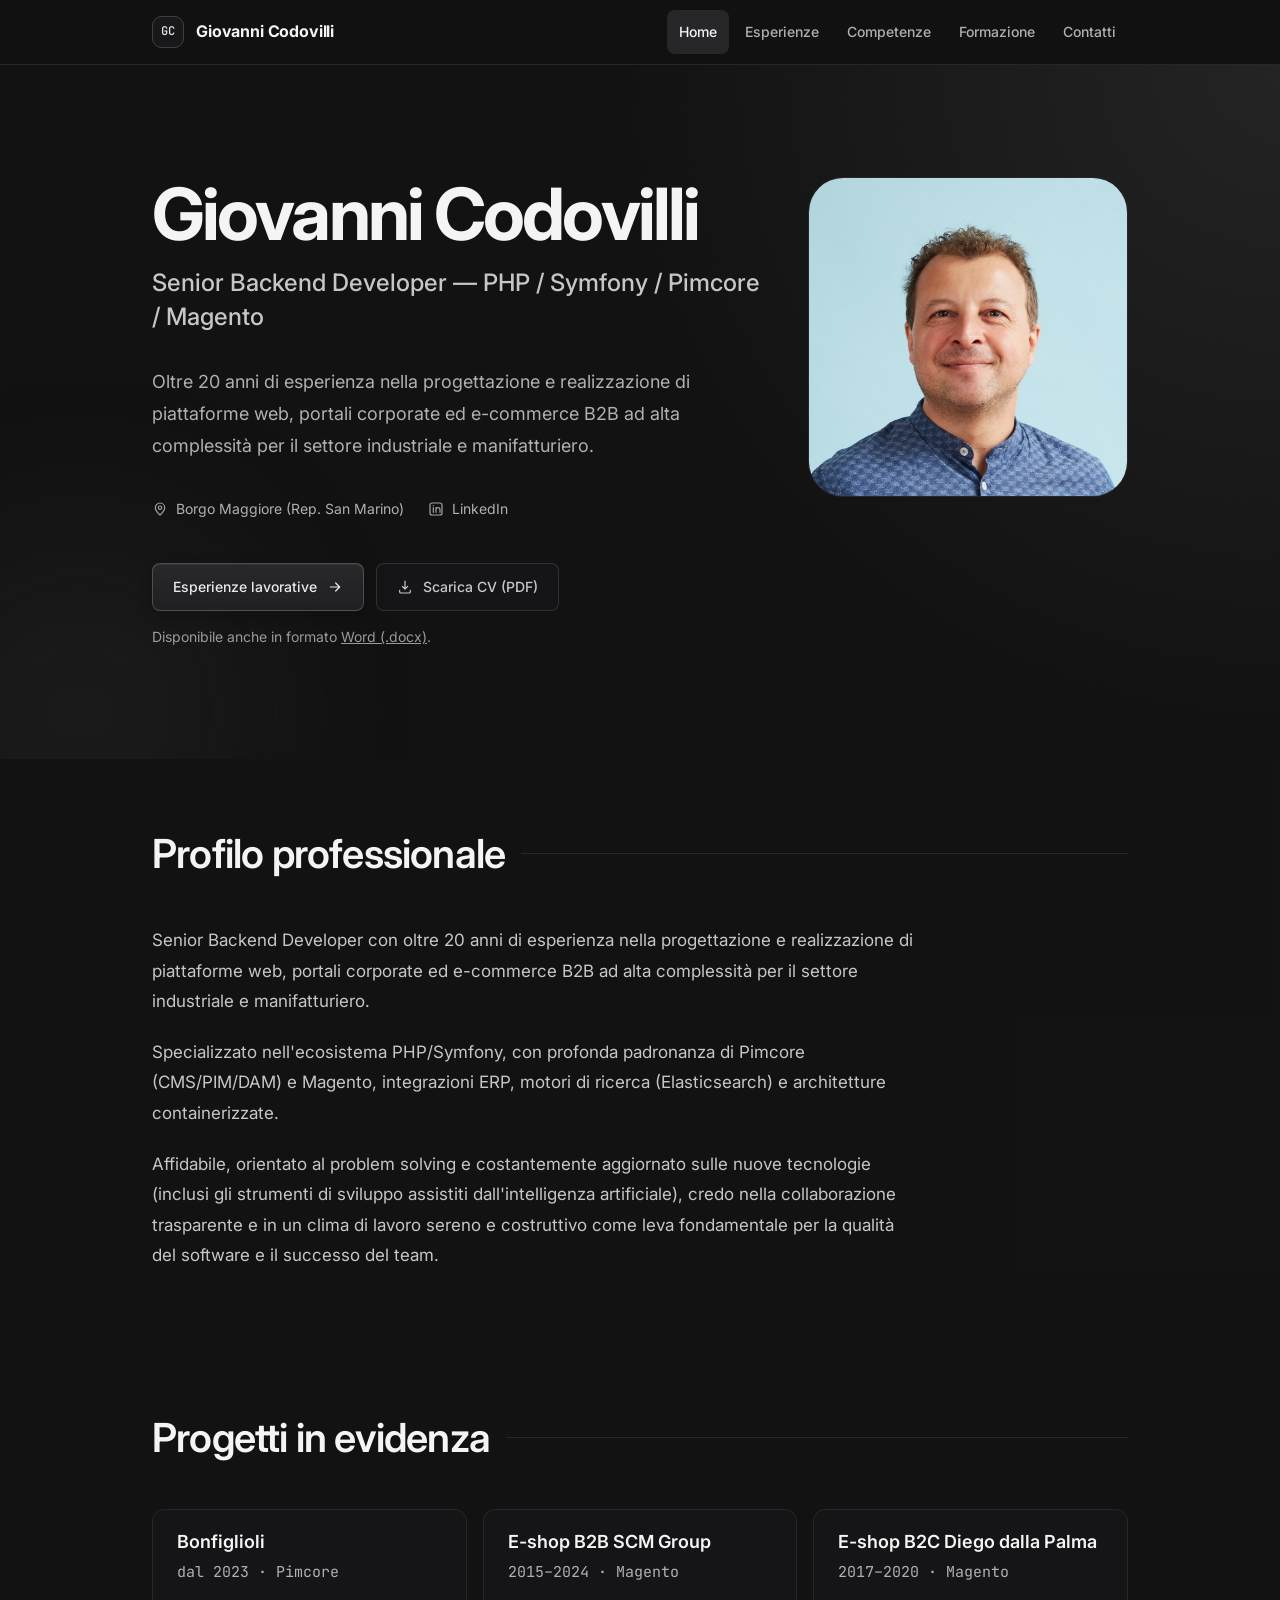
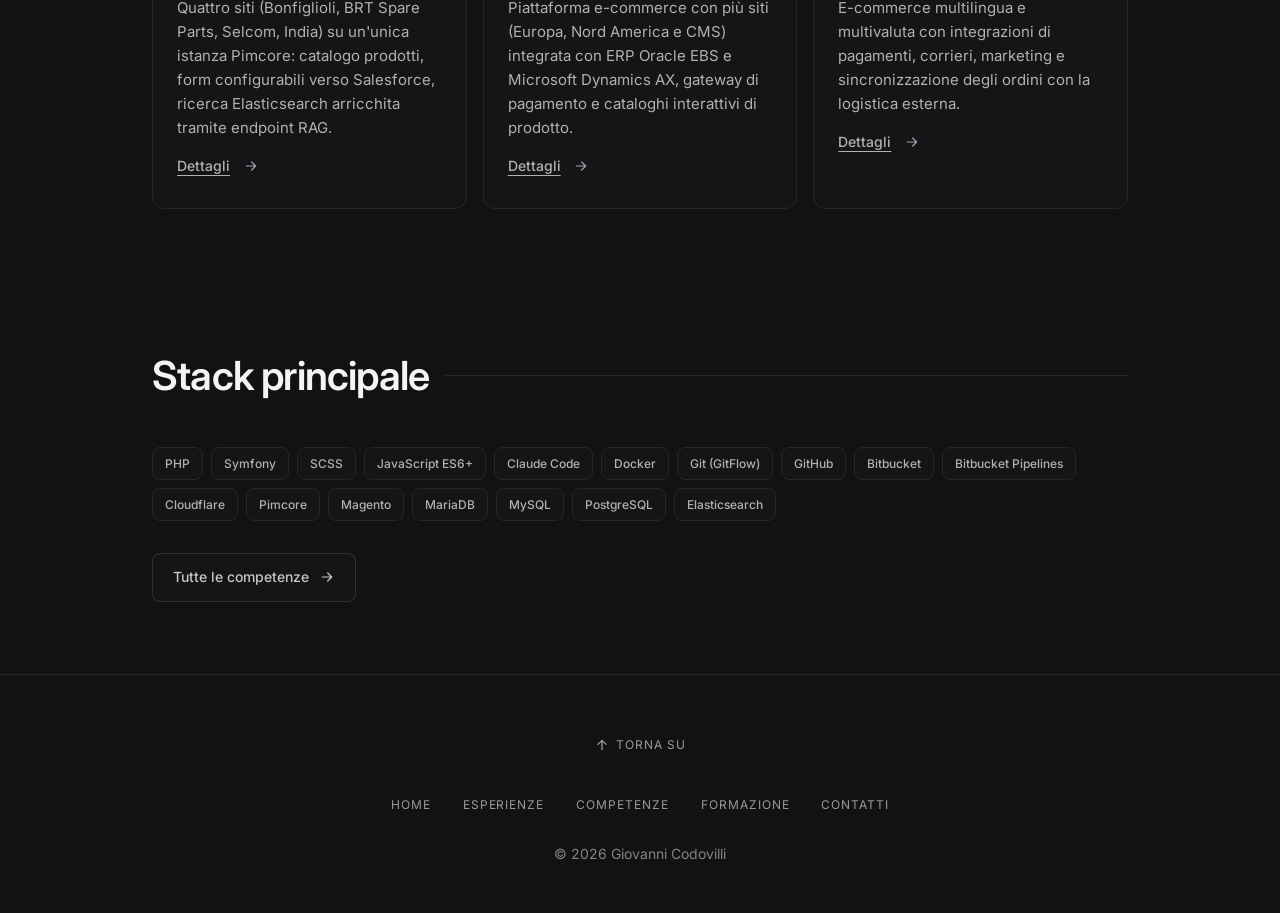
<file: index.html>
<!doctype html>
<html lang="it">
<head>
    <meta charset="utf-8">
    <meta name="viewport" content="width=device-width, initial-scale=1">
    <meta name="robots" content="noindex, nofollow">
    <title>Giovanni Codovilli — Senior Backend Developer</title>
    <meta name="description" content="Giovanni Codovilli, Senior Backend Developer PHP / Symfony / Pimcore / Magento con oltre 20 anni di esperienza in portali corporate ed e-commerce B2B.">
    <meta name="theme-color" content="#121212">
    <link rel="icon" href="img/favicon.svg" type="image/svg+xml">
    <link rel="preconnect" href="https://fonts.googleapis.com">
    <link rel="preconnect" href="https://fonts.gstatic.com" crossorigin>
    <link rel="stylesheet" href="https://fonts.googleapis.com/css2?family=Inter:wght@400;500;600;700&amp;family=JetBrains+Mono:wght@400;500&amp;display=swap">
    <link rel="stylesheet" href="css/style.css">
    <script src="js/main.js" defer></script>
</head>
<body id="top">
<a class="skip-link" href="#contenuto">Vai al contenuto</a>

<header class="site-header">
    <div class="container">
        <a class="brand" href="index.html"><span class="brand-mark" aria-hidden="true">GC</span>Giovanni Codovilli</a>
        <nav class="site-nav" aria-label="Navigazione principale">
            <ul>
                <li><a href="index.html" aria-current="page">Home</a></li>
                <li><a href="esperienze.html">Esperienze</a></li>
                <li><a href="competenze.html">Competenze</a></li>
                <li><a href="formazione.html">Formazione</a></li>
                <li><a href="contatti.html">Contatti</a></li>
            </ul>
        </nav>
    </div>
</header>

<main id="contenuto">
    <section class="hero" aria-labelledby="hero-name">
        <div class="container">
            <div>
                <h1 class="hero-name" id="hero-name">Giovanni Codovilli</h1>
                <p class="hero-headline">Senior Backend Developer — PHP / Symfony / Pimcore / Magento</p>

                <div class="hero-photo hero-photo--mobile mt-10">
                    <div class="photo-shell">
                        <img src="img/foto_Giovanni_Codovilli.jpg" width="600" height="600" alt="Foto di Giovanni Codovilli">
                    </div>
                </div>

                <p class="hero-summary mt-8">
                    Oltre 20 anni di esperienza nella progettazione e realizzazione di piattaforme web, portali corporate ed
                    e-commerce B2B ad alta complessità per il settore industriale e manifatturiero.
                </p>

                <ul class="hero-meta mt-6" aria-label="Contatti rapidi">
                    <li>
                        <svg class="icon" viewBox="0 0 24 24" fill="none" stroke="currentColor" stroke-width="1.8" stroke-linecap="round" stroke-linejoin="round" aria-hidden="true"><path d="M12 21s-7-6.2-7-11a7 7 0 0 1 14 0c0 4.8-7 11-7 11z"/><circle cx="12" cy="10" r="2.5"/></svg>
                        Borgo Maggiore (Rep. San Marino)
                    </li>
                    <li>
                        <a target="_blank" rel="noopener noreferrer" href="https://www.linkedin.com/in/giovanni-codovilli/">
                            <svg class="icon" viewBox="0 0 24 24" fill="none" stroke="currentColor" stroke-width="1.8" stroke-linecap="round" stroke-linejoin="round" aria-hidden="true"><rect x="3" y="3" width="18" height="18" rx="3"/><path d="M8 10v7M8 7v.01M12 17v-7M12 13a3 3 0 0 1 6 0v4"/></svg>
                            LinkedIn
                        </a>
                    </li>
                </ul>

                <div class="buttons mt-8">
                    <a class="button button--primary" href="esperienze.html">
                        Esperienze lavorative
                        <svg class="icon" viewBox="0 0 24 24" fill="none" stroke="currentColor" stroke-width="1.8" stroke-linecap="round" stroke-linejoin="round" aria-hidden="true"><path d="M5 12h14M13 6l6 6-6 6"/></svg>
                    </a>
                    <a class="button button--secondary" href="docs/CV_Giovanni_Codovilli.pdf" download>
                        <svg class="icon" viewBox="0 0 24 24" fill="none" stroke="currentColor" stroke-width="1.8" stroke-linecap="round" stroke-linejoin="round" aria-hidden="true"><path d="M12 3v12m0 0-4-4m4 4 4-4M4 17v2a2 2 0 0 0 2 2h12a2 2 0 0 0 2-2v-2"/></svg>
                        Scarica CV (PDF)
                    </a>
                </div>

                <p class="small-print mt-4">
                    Disponibile anche in formato <a href="docs/CV_Giovanni_Codovilli.docx" download>Word (.docx)</a>.
                </p>
            </div>

            <div class="hero-photo hero-photo--desktop">
                <div class="photo-shell">
                    <img src="img/foto_Giovanni_Codovilli.jpg" width="600" height="600" alt="Foto di Giovanni Codovilli">
                </div>
            </div>
        </div>
    </section>

    <section class="section section--alt" aria-labelledby="profilo">
        <div class="container">
            <div class="section-title"><h2 id="profilo">Profilo professionale</h2></div>
            <p class="lead">
                Senior Backend Developer con oltre 20 anni di esperienza nella progettazione e realizzazione di piattaforme web,
                portali corporate ed e-commerce B2B ad alta complessità per il settore industriale e manifatturiero.
            </p>
            <p class="lead">
                Specializzato nell'ecosistema PHP/Symfony, con profonda padronanza di Pimcore (CMS/PIM/DAM) e Magento,
                integrazioni ERP, motori di ricerca (Elasticsearch) e architetture containerizzate.
            </p>
            <p class="lead">
                Affidabile, orientato al problem solving e costantemente aggiornato sulle nuove tecnologie (inclusi gli strumenti
                di sviluppo assistiti dall'intelligenza artificiale), credo nella collaborazione trasparente e in un clima di lavoro
                sereno e costruttivo come leva fondamentale per la qualità del software e il successo del team.
            </p>
        </div>
    </section>

    <section class="section" aria-labelledby="progetti">
        <div class="container">
            <div class="section-title"><h2 id="progetti">Progetti in evidenza</h2></div>
            <div class="cards cards--3">
                <article class="card">
                    <h3>Bonfiglioli</h3>
                    <p class="date">dal 2023 · Pimcore</p>
                    <p>Quattro siti (Bonfiglioli, BRT Spare Parts, Selcom, India) su un'unica istanza Pimcore: catalogo prodotti,
                        form configurabili verso Salesforce, ricerca Elasticsearch arricchita tramite endpoint RAG.</p>
                    <a class="card-link" href="esperienze.html#progetto-bonfiglioli">Dettagli<span class="visually-hidden"> sul progetto Bonfiglioli</span>
                        <svg class="icon" viewBox="0 0 24 24" fill="none" stroke="currentColor" stroke-width="1.8" stroke-linecap="round" stroke-linejoin="round" aria-hidden="true"><path d="M5 12h14M13 6l6 6-6 6"/></svg></a>
                </article>
                <article class="card">
                    <h3>E-shop B2B SCM Group</h3>
                    <p class="date">2015–2024 · Magento</p>
                    <p>Piattaforma e-commerce con più siti (Europa, Nord America e CMS) integrata con ERP Oracle EBS e
                        Microsoft Dynamics AX, gateway di pagamento e cataloghi interattivi di prodotto.</p>
                    <a class="card-link" href="esperienze.html#progetto-scm">Dettagli<span class="visually-hidden"> sul progetto SCM Group</span>
                        <svg class="icon" viewBox="0 0 24 24" fill="none" stroke="currentColor" stroke-width="1.8" stroke-linecap="round" stroke-linejoin="round" aria-hidden="true"><path d="M5 12h14M13 6l6 6-6 6"/></svg></a>
                </article>
                <article class="card">
                    <h3>E-shop B2C Diego dalla Palma</h3>
                    <p class="date">2017–2020 · Magento</p>
                    <p>E-commerce multilingua e multivaluta con integrazioni di pagamenti, corrieri, marketing e
                        sincronizzazione degli ordini con la logistica esterna.</p>
                    <a class="card-link" href="esperienze.html#progetto-ddp">Dettagli<span class="visually-hidden"> sul progetto Diego dalla Palma</span>
                        <svg class="icon" viewBox="0 0 24 24" fill="none" stroke="currentColor" stroke-width="1.8" stroke-linecap="round" stroke-linejoin="round" aria-hidden="true"><path d="M5 12h14M13 6l6 6-6 6"/></svg></a>
                </article>
            </div>
        </div>
    </section>

    <section class="section section--alt" aria-labelledby="stack">
        <div class="container">
            <div class="section-title"><h2 id="stack">Stack principale</h2></div>
            <ul class="tags" aria-label="Tecnologie principali">
                <li class="tag">PHP</li>
                <li class="tag">Symfony</li>
                <li class="tag">SCSS</li>
                <li class="tag">JavaScript ES6+</li>
                <li class="tag">Claude Code</li>
                <li class="tag">Docker</li>
                <li class="tag">Git (GitFlow)</li>
                <li class="tag">GitHub</li>
                <li class="tag">Bitbucket</li>
                <li class="tag">Bitbucket Pipelines</li>
                <li class="tag">Cloudflare</li>
                <li class="tag">Pimcore</li>
                <li class="tag">Magento</li>
                <li class="tag">MariaDB</li>
                <li class="tag">MySQL</li>
                <li class="tag">PostgreSQL</li>
                <li class="tag">Elasticsearch</li>
            </ul>
            <div class="buttons mt-8">
                <a class="button button--secondary" href="competenze.html">
                    Tutte le competenze
                    <svg class="icon" viewBox="0 0 24 24" fill="none" stroke="currentColor" stroke-width="1.8" stroke-linecap="round" stroke-linejoin="round" aria-hidden="true"><path d="M5 12h14M13 6l6 6-6 6"/></svg>
                </a>
            </div>
        </div>
    </section>
</main>

<footer class="site-footer">
    <div class="container">
        <a class="back-to-top" href="#top">
            <svg class="icon" viewBox="0 0 24 24" fill="none" stroke="currentColor" stroke-width="1.8" stroke-linecap="round" stroke-linejoin="round" aria-hidden="true"><path d="M12 19V5M6 11l6-6 6 6"/></svg>
            Torna su
        </a>
        <nav class="footer-nav" aria-label="Navigazione nel piè di pagina">
            <ul>
                <li><a href="index.html">Home</a></li>
                <li><a href="esperienze.html">Esperienze</a></li>
                <li><a href="competenze.html">Competenze</a></li>
                <li><a href="formazione.html">Formazione</a></li>
                <li><a href="contatti.html">Contatti</a></li>
            </ul>
        </nav>
        <p class="copyright">© 2026 Giovanni Codovilli</p>
    </div>
</footer>

</body>
</html>
</file>
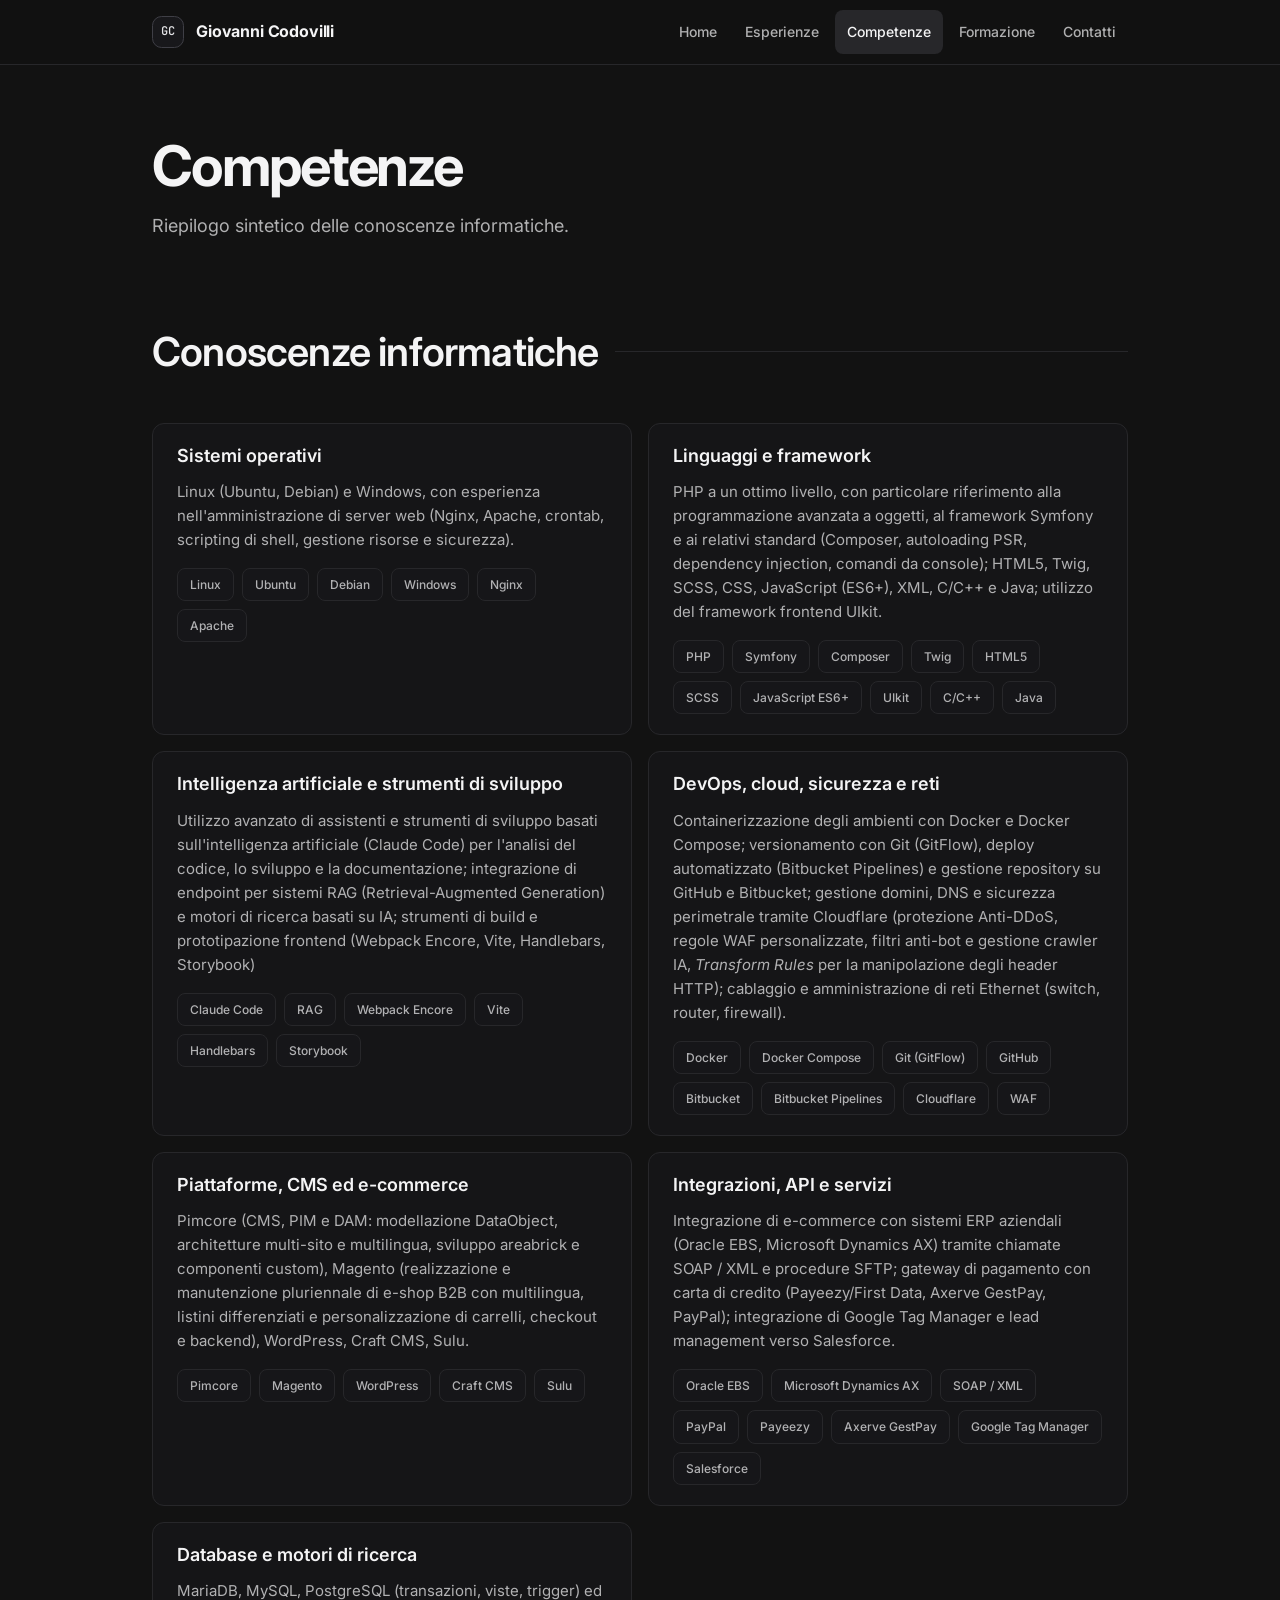
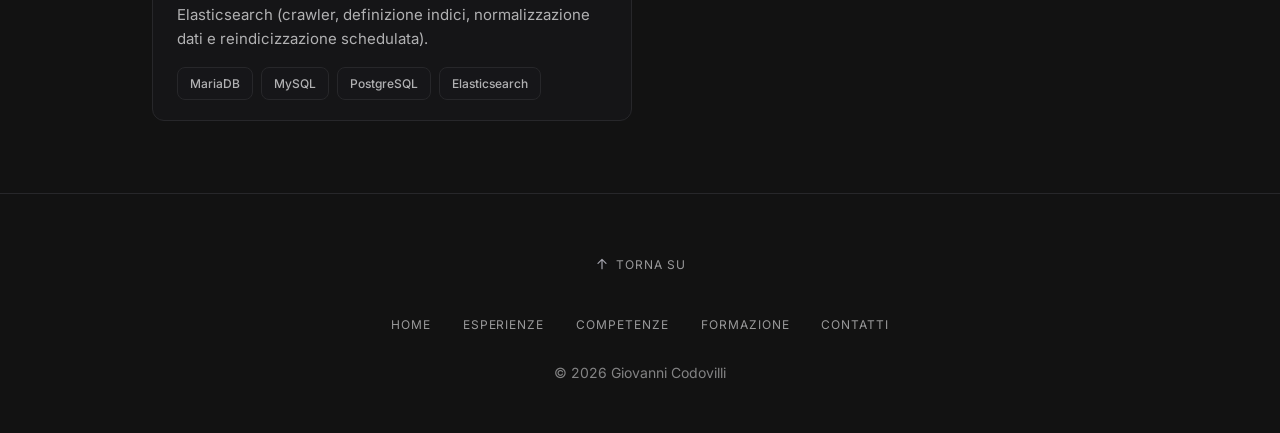
<file: competenze.html>
<!doctype html>
<html lang="it">
<head>
    <meta charset="utf-8">
    <meta name="viewport" content="width=device-width, initial-scale=1">
    <meta name="robots" content="noindex, nofollow">
    <title>Competenze — Giovanni Codovilli</title>
    <meta name="description" content="Competenze informatiche di Giovanni Codovilli: PHP, Symfony, Pimcore, Magento, Elasticsearch, Docker, integrazioni ERP.">
    <meta name="theme-color" content="#121212">
    <link rel="icon" href="img/favicon.svg" type="image/svg+xml">
    <link rel="preconnect" href="https://fonts.googleapis.com">
    <link rel="preconnect" href="https://fonts.gstatic.com" crossorigin>
    <link rel="stylesheet" href="https://fonts.googleapis.com/css2?family=Inter:wght@400;500;600;700&amp;family=JetBrains+Mono:wght@400;500&amp;display=swap">
    <link rel="stylesheet" href="css/style.css">
    <script src="js/main.js" defer></script>
</head>
<body id="top">
<a class="skip-link" href="#contenuto">Vai al contenuto</a>

<header class="site-header">
    <div class="container">
        <a class="brand" href="index.html"><span class="brand-mark" aria-hidden="true">GC</span>Giovanni Codovilli</a>
        <nav class="site-nav" aria-label="Navigazione principale">
            <ul>
                <li><a href="index.html">Home</a></li>
                <li><a href="esperienze.html">Esperienze</a></li>
                <li><a href="competenze.html" aria-current="page">Competenze</a></li>
                <li><a href="formazione.html">Formazione</a></li>
                <li><a href="contatti.html">Contatti</a></li>
            </ul>
        </nav>
    </div>
</header>

<main id="contenuto">
    <div class="page-intro">
        <div class="container">
            <h1>Competenze</h1>
            <p>Riepilogo sintetico delle conoscenze informatiche.</p>
        </div>
    </div>

    <section class="section" aria-labelledby="conoscenze">
        <div class="container">
            <div class="section-title"><h2 id="conoscenze">Conoscenze informatiche</h2></div>
            <div class="cards cards--2">
                <article class="card">
                    <h3>Sistemi operativi</h3>
                    <p>Linux (Ubuntu, Debian) e Windows, con esperienza nell'amministrazione di server web (Nginx, Apache, crontab, scripting di shell, gestione risorse e sicurezza).</p>
                    <ul class="tags" aria-label="Parole chiave: Sistemi operativi">
                        <li class="tag">Linux</li>
                        <li class="tag">Ubuntu</li>
                        <li class="tag">Debian</li>
                        <li class="tag">Windows</li>
                        <li class="tag">Nginx</li>
                        <li class="tag">Apache</li>
                    </ul>
                </article>
                <article class="card">
                    <h3>Linguaggi e framework</h3>
                    <p>PHP a un ottimo livello, con particolare riferimento alla programmazione avanzata a oggetti, al framework Symfony e ai relativi standard (Composer, autoloading PSR, dependency injection, comandi da console); HTML5, Twig, SCSS, CSS, JavaScript (ES6+), XML, C/C++ e Java; utilizzo del framework frontend UIkit.</p>
                    <ul class="tags" aria-label="Parole chiave: Linguaggi e framework">
                        <li class="tag">PHP</li>
                        <li class="tag">Symfony</li>
                        <li class="tag">Composer</li>
                        <li class="tag">Twig</li>
                        <li class="tag">HTML5</li>
                        <li class="tag">SCSS</li>
                        <li class="tag">JavaScript ES6+</li>
                        <li class="tag">UIkit</li>
                        <li class="tag">C/C++</li>
                        <li class="tag">Java</li>
                    </ul>
                </article>
                <article class="card">
                    <h3>Intelligenza artificiale e strumenti di sviluppo</h3>
                    <p>Utilizzo avanzato di assistenti e strumenti di sviluppo basati sull'intelligenza artificiale (Claude Code) per l'analisi del codice, lo sviluppo e la documentazione; integrazione di endpoint per sistemi RAG (Retrieval-Augmented Generation) e motori di ricerca basati su IA; strumenti di build e prototipazione frontend (Webpack Encore, Vite, Handlebars, Storybook)</p>
                    <ul class="tags" aria-label="Parole chiave: Intelligenza artificiale e strumenti di sviluppo">
                        <li class="tag">Claude Code</li>
                        <li class="tag">RAG</li>
                        <li class="tag">Webpack Encore</li>
                        <li class="tag">Vite</li>
                        <li class="tag">Handlebars</li>
                        <li class="tag">Storybook</li>
                    </ul>
                </article>
                <article class="card">
                    <h3>DevOps, cloud, sicurezza e reti</h3>
                    <p>Containerizzazione degli ambienti con Docker e Docker Compose; versionamento con Git (GitFlow), deploy automatizzato (Bitbucket Pipelines) e gestione repository su GitHub e Bitbucket; gestione domini, DNS e sicurezza perimetrale tramite Cloudflare (protezione Anti-DDoS, regole WAF personalizzate, filtri anti-bot e gestione crawler IA, <em>Transform Rules</em> per la manipolazione degli header HTTP); cablaggio e amministrazione di reti Ethernet (switch, router, firewall).</p>
                    <ul class="tags" aria-label="Parole chiave: DevOps, cloud, sicurezza e reti">
                        <li class="tag">Docker</li>
                        <li class="tag">Docker Compose</li>
                        <li class="tag">Git (GitFlow)</li>
                        <li class="tag">GitHub</li>
                        <li class="tag">Bitbucket</li>
                        <li class="tag">Bitbucket Pipelines</li>
                        <li class="tag">Cloudflare</li>
                        <li class="tag">WAF</li>
                    </ul>
                </article>
                <article class="card">
                    <h3>Piattaforme, CMS ed e-commerce</h3>
                    <p>Pimcore (CMS, PIM e DAM: modellazione DataObject, architetture multi-sito e multilingua, sviluppo areabrick e componenti custom), Magento (realizzazione e manutenzione pluriennale di e-shop B2B con multilingua, listini differenziati e personalizzazione di carrelli, checkout e backend), WordPress, Craft CMS, Sulu.</p>
                    <ul class="tags" aria-label="Parole chiave: Piattaforme, CMS ed e-commerce">
                        <li class="tag">Pimcore</li>
                        <li class="tag">Magento</li>
                        <li class="tag">WordPress</li>
                        <li class="tag">Craft CMS</li>
                        <li class="tag">Sulu</li>
                    </ul>
                </article>
                <article class="card">
                    <h3>Integrazioni, API e servizi</h3>
                    <p>Integrazione di e-commerce con sistemi ERP aziendali (Oracle EBS, Microsoft Dynamics AX) tramite chiamate SOAP / XML e procedure SFTP; gateway di pagamento con carta di credito (Payeezy/First Data, Axerve GestPay, PayPal); integrazione di Google Tag Manager e lead management verso Salesforce.</p>
                    <ul class="tags" aria-label="Parole chiave: Integrazioni, API e servizi">
                        <li class="tag">Oracle EBS</li>
                        <li class="tag">Microsoft Dynamics AX</li>
                        <li class="tag">SOAP / XML</li>
                        <li class="tag">PayPal</li>
                        <li class="tag">Payeezy</li>
                        <li class="tag">Axerve GestPay</li>
                        <li class="tag">Google Tag Manager</li>
                        <li class="tag">Salesforce</li>
                    </ul>
                </article>
                <article class="card">
                    <h3>Database e motori di ricerca</h3>
                    <p>MariaDB, MySQL, PostgreSQL (transazioni, viste, trigger) ed Elasticsearch (crawler, definizione indici, normalizzazione dati e reindicizzazione schedulata).</p>
                    <ul class="tags" aria-label="Parole chiave: Database e motori di ricerca">
                        <li class="tag">MariaDB</li>
                        <li class="tag">MySQL</li>
                        <li class="tag">PostgreSQL</li>
                        <li class="tag">Elasticsearch</li>
                    </ul>
                </article>
            </div>
        </div>
    </section>
</main>

<footer class="site-footer">
    <div class="container">
        <a class="back-to-top" href="#top">
            <svg class="icon" viewBox="0 0 24 24" fill="none" stroke="currentColor" stroke-width="1.8" stroke-linecap="round" stroke-linejoin="round" aria-hidden="true"><path d="M12 19V5M6 11l6-6 6 6"/></svg>
            Torna su
        </a>
        <nav class="footer-nav" aria-label="Navigazione nel piè di pagina">
            <ul>
                <li><a href="index.html">Home</a></li>
                <li><a href="esperienze.html">Esperienze</a></li>
                <li><a href="competenze.html">Competenze</a></li>
                <li><a href="formazione.html">Formazione</a></li>
                <li><a href="contatti.html">Contatti</a></li>
            </ul>
        </nav>
        <p class="copyright">© 2026 Giovanni Codovilli</p>
    </div>
</footer>
</body>
</html>
</file>
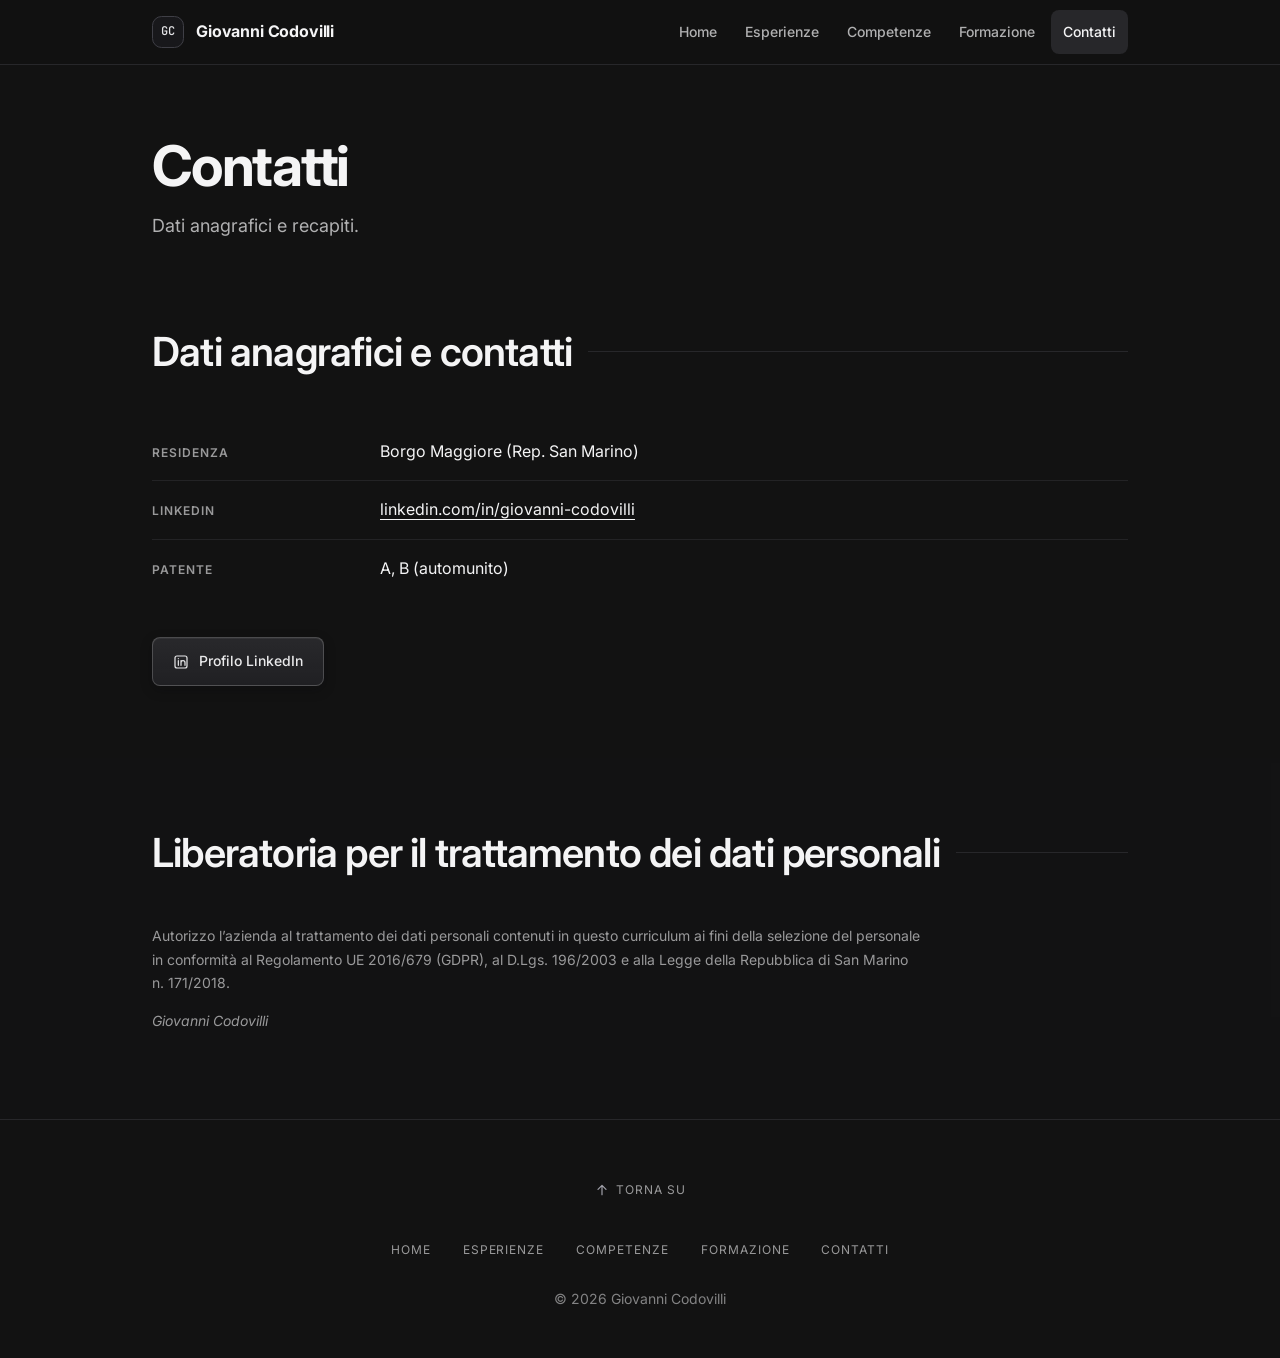
<file: contatti.html>
<!doctype html>
<html lang="it">
<head>
    <meta charset="utf-8">
    <meta name="viewport" content="width=device-width, initial-scale=1">
    <meta name="robots" content="noindex, nofollow">
    <title>Contatti — Giovanni Codovilli</title>
    <meta name="description" content="Dati anagrafici e contatti di Giovanni Codovilli, Senior Backend Developer.">
    <meta name="theme-color" content="#121212">
    <link rel="icon" href="img/favicon.svg" type="image/svg+xml">
    <link rel="preconnect" href="https://fonts.googleapis.com">
    <link rel="preconnect" href="https://fonts.gstatic.com" crossorigin>
    <link rel="stylesheet" href="https://fonts.googleapis.com/css2?family=Inter:wght@400;500;600;700&amp;family=JetBrains+Mono:wght@400;500&amp;display=swap">
    <link rel="stylesheet" href="css/style.css">
    <script src="js/main.js" defer></script>
</head>
<body id="top">
<a class="skip-link" href="#contenuto">Vai al contenuto</a>

<header class="site-header">
    <div class="container">
        <a class="brand" href="index.html"><span class="brand-mark" aria-hidden="true">GC</span>Giovanni Codovilli</a>
        <nav class="site-nav" aria-label="Navigazione principale">
            <ul>
                <li><a href="index.html">Home</a></li>
                <li><a href="esperienze.html">Esperienze</a></li>
                <li><a href="competenze.html">Competenze</a></li>
                <li><a href="formazione.html">Formazione</a></li>
                <li><a href="contatti.html" aria-current="page">Contatti</a></li>
            </ul>
        </nav>
    </div>
</header>

<main id="contenuto">
    <div class="page-intro">
        <div class="container">
            <h1>Contatti</h1>
            <p>Dati anagrafici e recapiti.</p>
        </div>
    </div>

    <section class="section" aria-labelledby="dati">
        <div class="container">
            <div class="section-title"><h2 id="dati">Dati anagrafici e contatti</h2></div>
            <dl class="facts">
                <div><dt>Residenza</dt><dd>Borgo Maggiore (Rep. San Marino)</dd></div>
                <div><dt>LinkedIn</dt><dd><a href="https://www.linkedin.com/in/giovanni-codovilli/" target="_blank" rel="noopener noreferrer">linkedin.com/in/giovanni-codovilli</a></dd></div>
                <div><dt>Patente</dt><dd>A, B (automunito)</dd></div>
            </dl>
            <div class="buttons mt-10">
                <a class="button button--primary" href="https://www.linkedin.com/in/giovanni-codovilli/" target="_blank" rel="noopener noreferrer">
                    <svg class="icon" viewBox="0 0 24 24" fill="none" stroke="currentColor" stroke-width="1.8" stroke-linecap="round" stroke-linejoin="round" aria-hidden="true"><rect x="3" y="3" width="18" height="18" rx="3"/><path d="M8 10v7M8 7v.01M12 17v-7M12 13a3 3 0 0 1 6 0v4"/></svg>
                    Profilo LinkedIn
                </a>
            </div>
        </div>
    </section>
    <section class="section section--alt" aria-labelledby="liberatoria">
        <div class="container">
            <div class="section-title"><h2 id="liberatoria">Liberatoria per il trattamento dei dati personali</h2></div>
            <p class="small-print">
                Autorizzo l’azienda al trattamento dei dati personali contenuti in questo curriculum ai fini della selezione del
                personale in conformità al Regolamento UE 2016/679 (GDPR), al D.Lgs. 196/2003 e alla Legge della Repubblica di
                San Marino n. 171/2018.
            </p>
            <p class="small-print"><em>Giovanni Codovilli</em></p>
        </div>
    </section>
</main>

<footer class="site-footer">
    <div class="container">
        <a class="back-to-top" href="#top">
            <svg class="icon" viewBox="0 0 24 24" fill="none" stroke="currentColor" stroke-width="1.8" stroke-linecap="round" stroke-linejoin="round" aria-hidden="true"><path d="M12 19V5M6 11l6-6 6 6"/></svg>
            Torna su
        </a>
        <nav class="footer-nav" aria-label="Navigazione nel piè di pagina">
            <ul>
                <li><a href="index.html">Home</a></li>
                <li><a href="esperienze.html">Esperienze</a></li>
                <li><a href="competenze.html">Competenze</a></li>
                <li><a href="formazione.html">Formazione</a></li>
                <li><a href="contatti.html">Contatti</a></li>
            </ul>
        </nav>
        <p class="copyright">© 2026 Giovanni Codovilli</p>
    </div>
</footer>
</body>
</html>
</file>
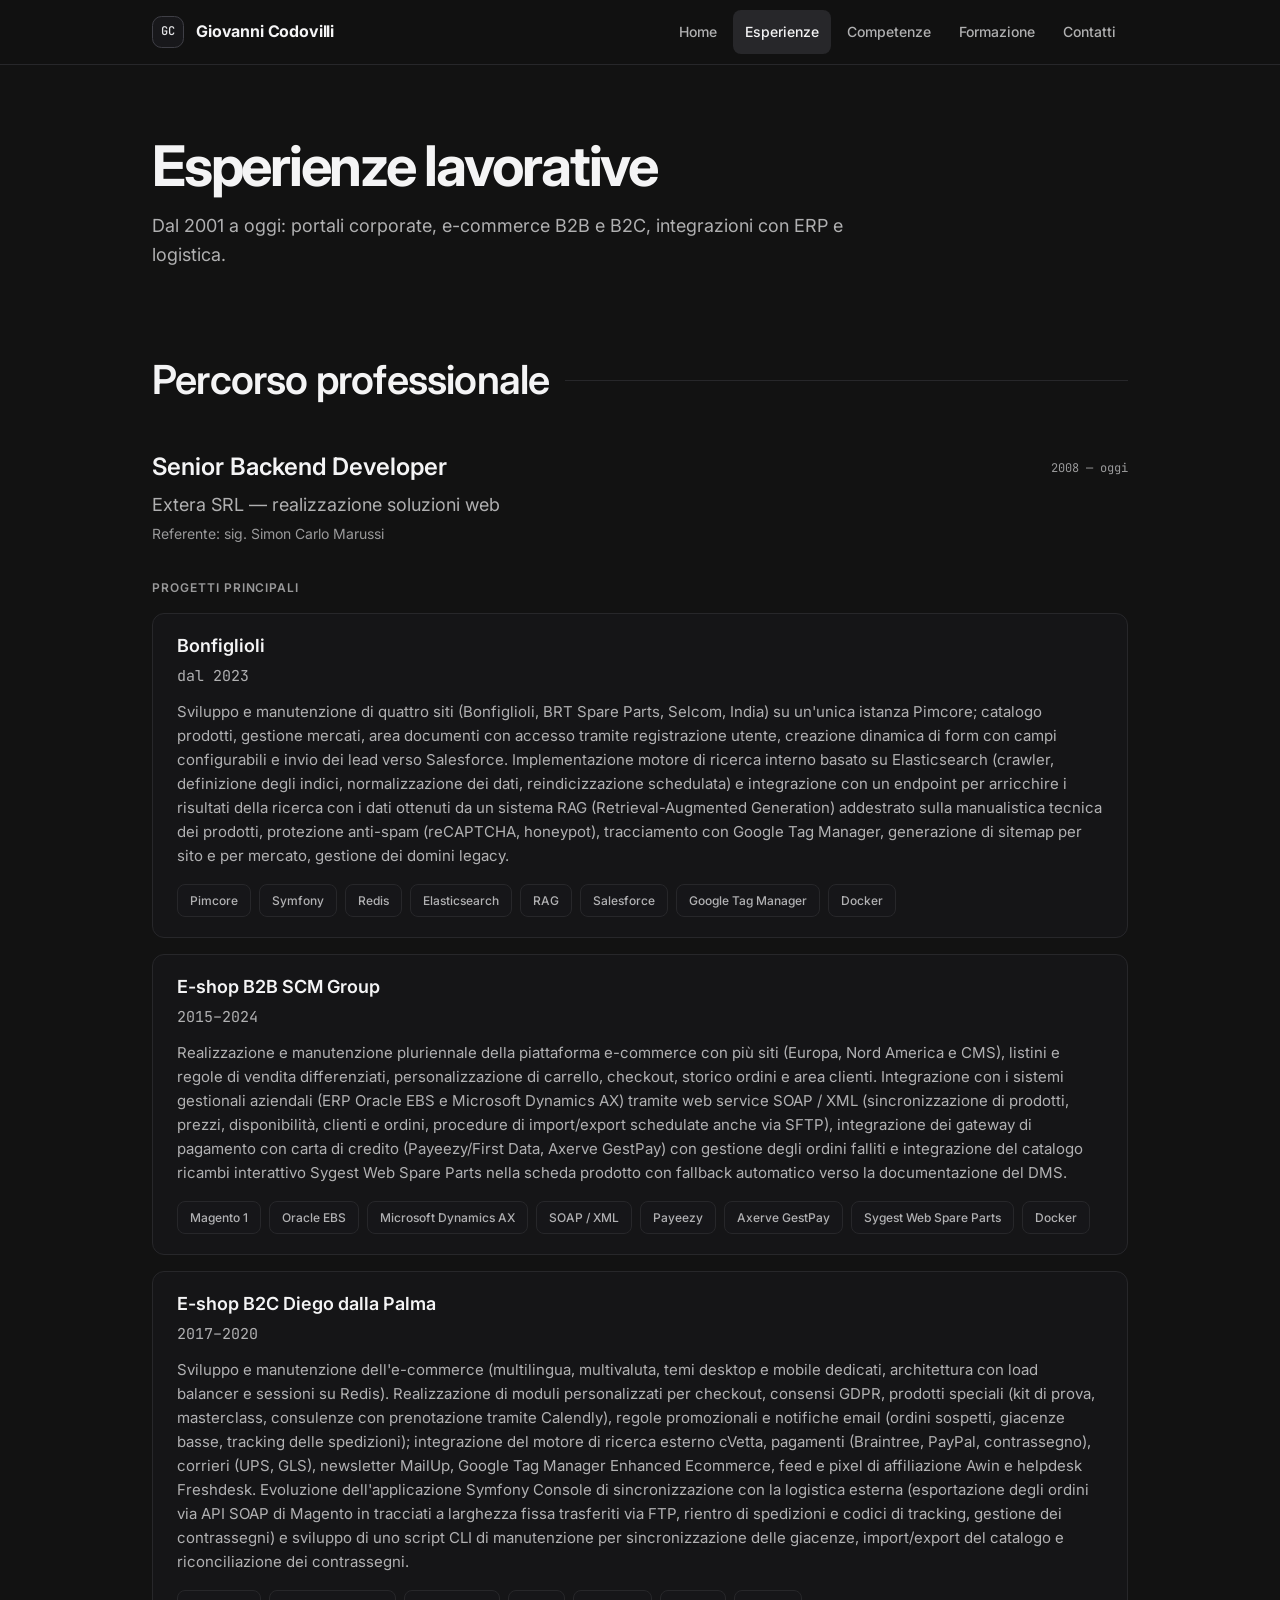
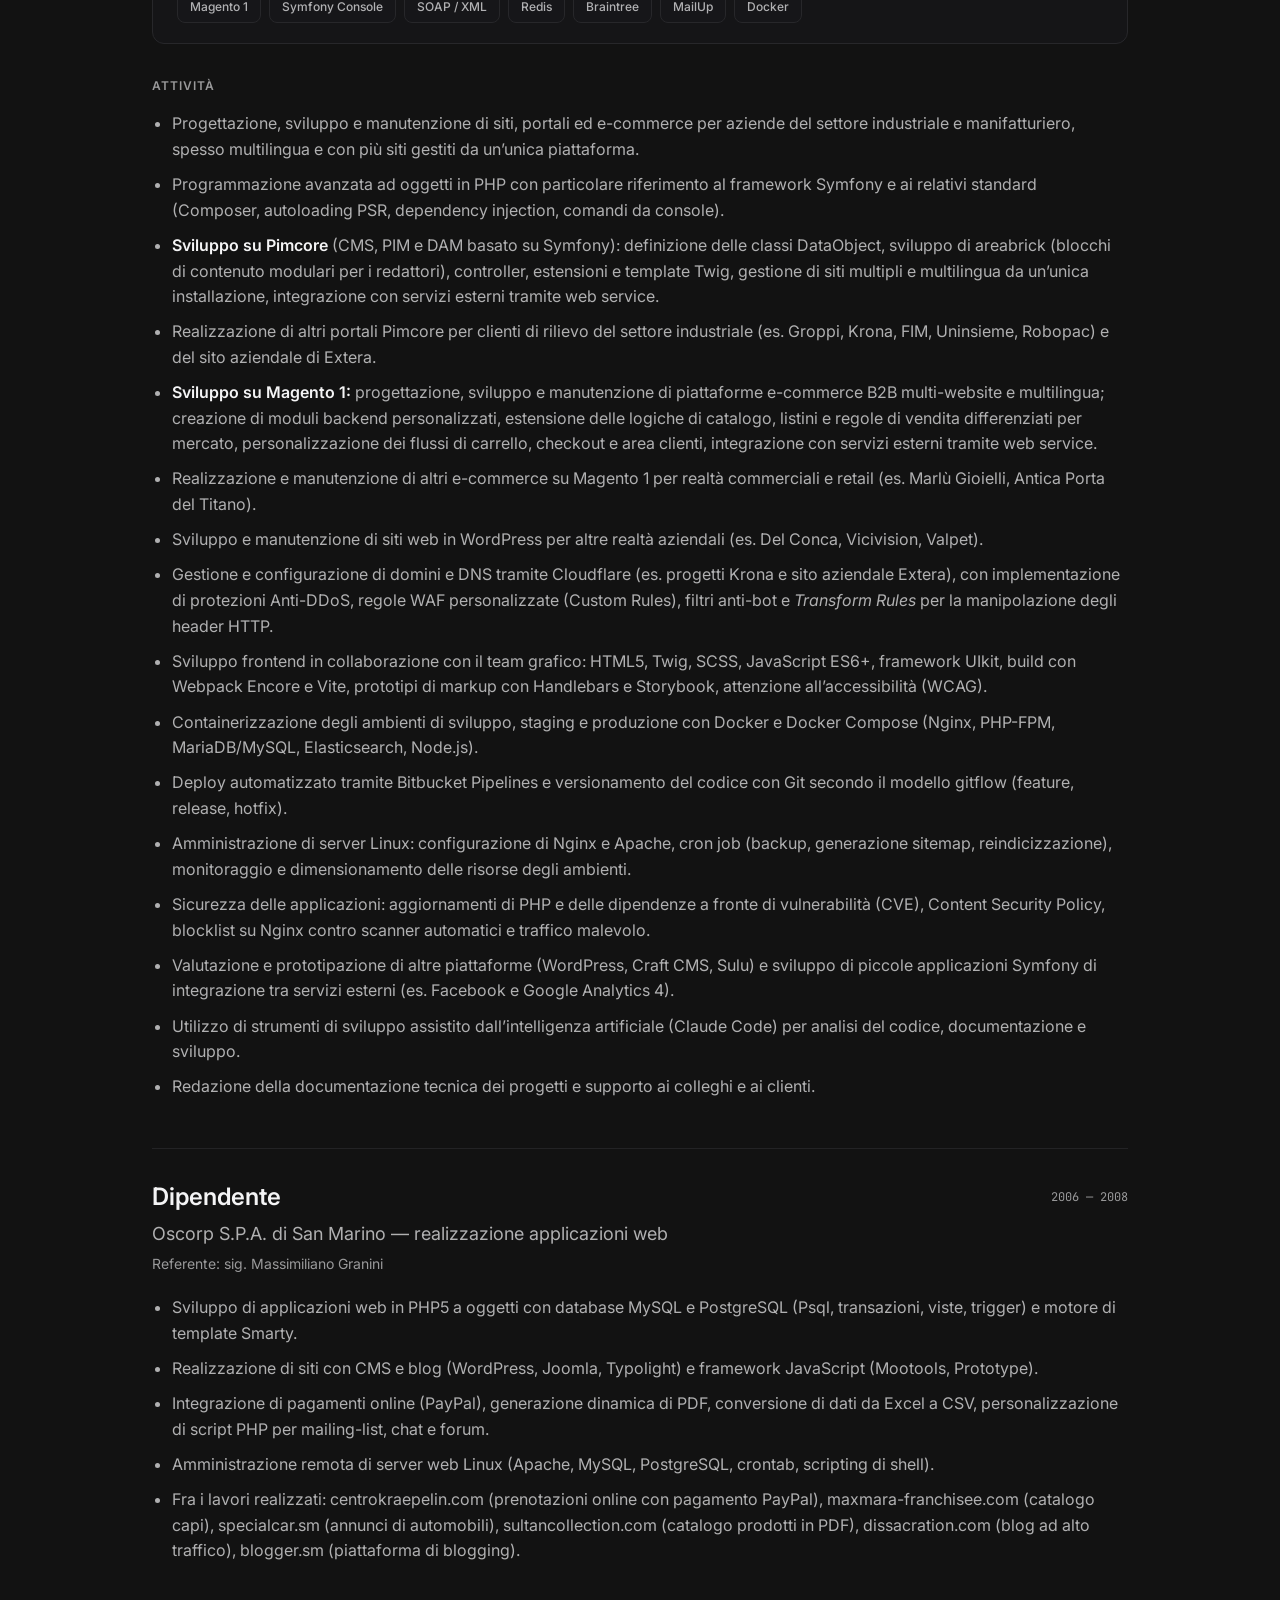
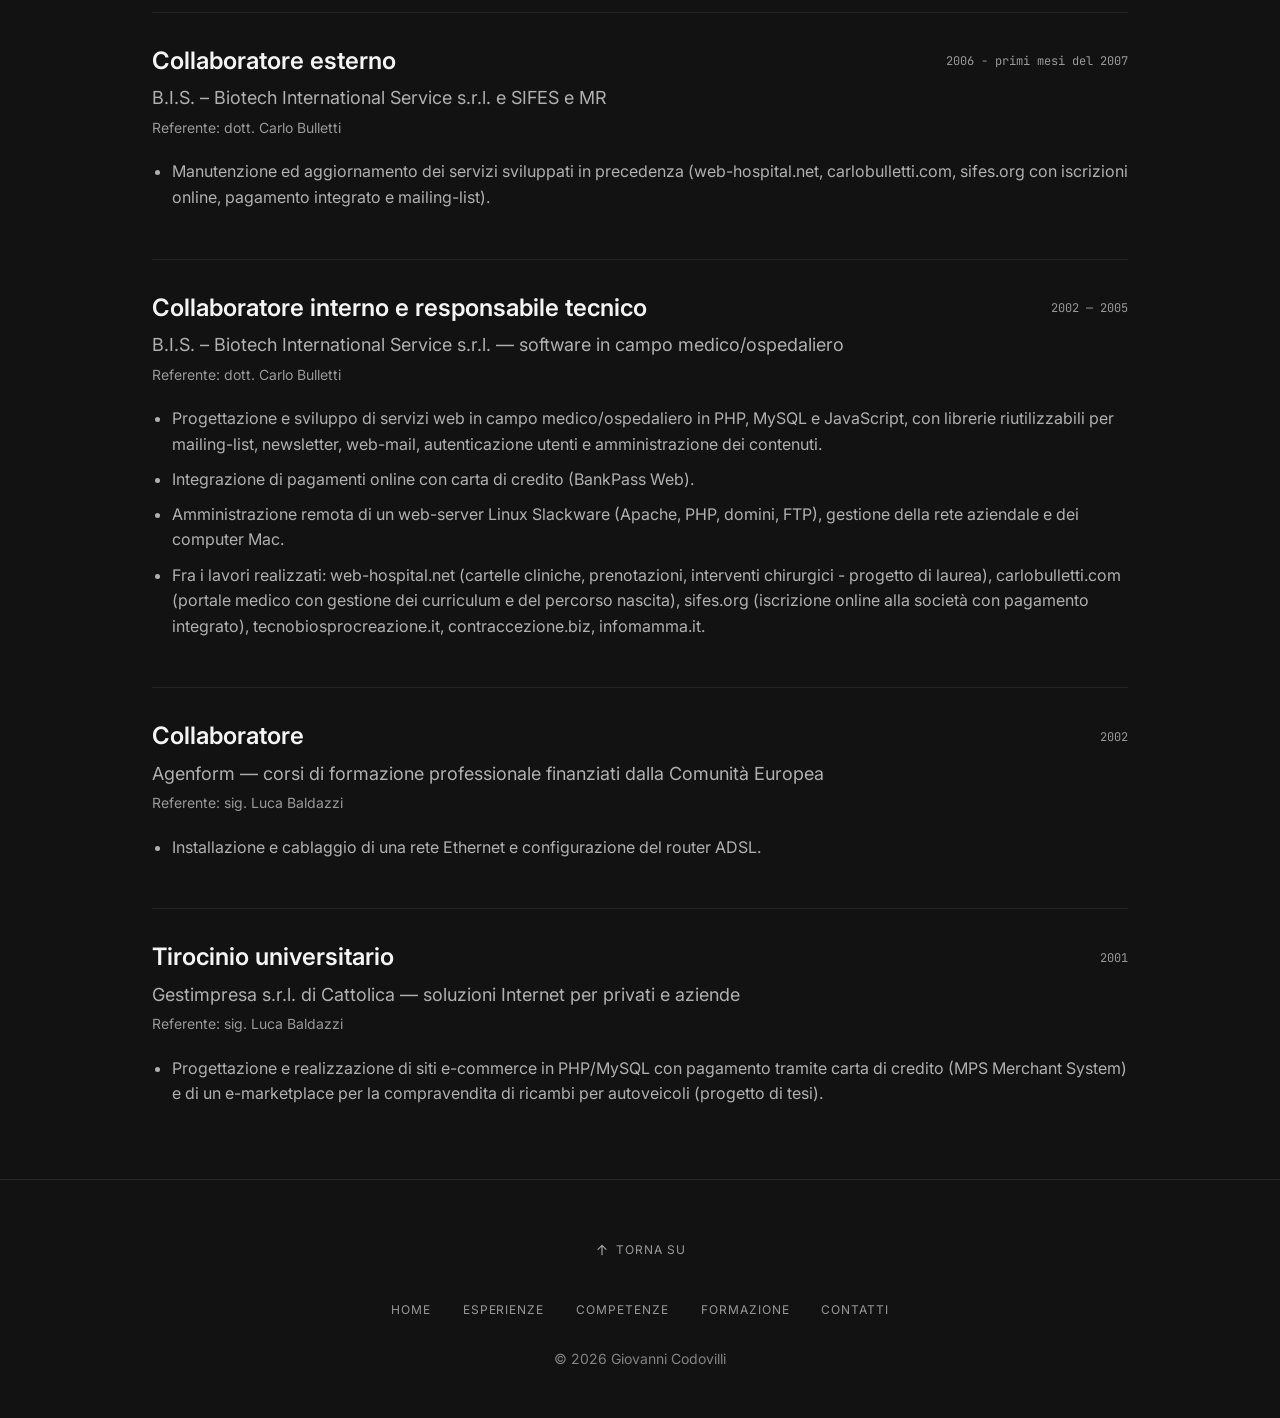
<file: esperienze.html>
<!doctype html>
<html lang="it">
<head>
    <meta charset="utf-8">
    <meta name="viewport" content="width=device-width, initial-scale=1">
    <meta name="robots" content="noindex, nofollow">
    <title>Esperienze lavorative — Giovanni Codovilli</title>
    <meta name="description" content="Esperienze lavorative di Giovanni Codovilli: dal 2008 Backend Developer senior in Extera SRL su Pimcore e Magento.">
    <meta name="theme-color" content="#121212">
    <link rel="icon" href="img/favicon.svg" type="image/svg+xml">
    <link rel="preconnect" href="https://fonts.googleapis.com">
    <link rel="preconnect" href="https://fonts.gstatic.com" crossorigin>
    <link rel="stylesheet" href="https://fonts.googleapis.com/css2?family=Inter:wght@400;500;600;700&amp;family=JetBrains+Mono:wght@400;500&amp;display=swap">
    <link rel="stylesheet" href="css/style.css">
    <script src="js/main.js" defer></script>
</head>
<body id="top">
<a class="skip-link" href="#contenuto">Vai al contenuto</a>

<header class="site-header">
    <div class="container">
        <a class="brand" href="index.html"><span class="brand-mark" aria-hidden="true">GC</span>Giovanni Codovilli</a>
        <nav class="site-nav" aria-label="Navigazione principale">
            <ul>
                <li><a href="index.html">Home</a></li>
                <li><a href="esperienze.html" aria-current="page">Esperienze</a></li>
                <li><a href="competenze.html">Competenze</a></li>
                <li><a href="formazione.html">Formazione</a></li>
                <li><a href="contatti.html">Contatti</a></li>
            </ul>
        </nav>
    </div>
</header>

<main id="contenuto">
    <div class="page-intro">
        <div class="container">
            <h1>Esperienze lavorative</h1>
            <p>Dal 2001 a oggi: portali corporate, e-commerce B2B e B2C, integrazioni con ERP e logistica.</p>
        </div>
    </div>

    <section class="section" aria-labelledby="lavoro">
        <div class="container">
            <div class="section-title"><h2 id="lavoro">Percorso professionale</h2></div>
            <div class="entries">
            <article class="entry">
                <div class="entry-head">
                    <div>
                        <h3>Senior Backend Developer</h3>
                        <p class="entry-org">Extera SRL — realizzazione soluzioni web</p>
                        <p class="entry-note">Referente: sig. Simon Carlo Marussi</p>
                    </div>
                    <p class="date">2008 — oggi</p>
                </div>
                <p class="subhead">Progetti principali</p>
                <div class="cards">
                <article class="card" id="progetto-bonfiglioli">
                    <h4 class="card-title">Bonfiglioli</h4>
                    <p class="date">dal 2023</p>
                    <p>Sviluppo e manutenzione di quattro siti (Bonfiglioli, BRT Spare Parts, Selcom, India) su un'unica istanza Pimcore; catalogo prodotti, gestione mercati, area documenti con accesso tramite registrazione utente, creazione dinamica di form con campi configurabili e invio dei lead verso Salesforce. Implementazione motore di ricerca interno basato su Elasticsearch (crawler, definizione degli indici, normalizzazione dei dati, reindicizzazione schedulata) e integrazione con un endpoint per arricchire i risultati della ricerca con i dati ottenuti da un sistema RAG (Retrieval-Augmented Generation) addestrato sulla manualistica tecnica dei prodotti, protezione anti-spam (reCAPTCHA, honeypot), tracciamento con Google Tag Manager, generazione di sitemap per sito e per mercato, gestione dei domini legacy.</p>
                    <ul class="tags" aria-label="Tecnologie del Progetto Bonfiglioli">
                        <li class="tag">Pimcore</li>
                        <li class="tag">Symfony</li>
                        <li class="tag">Redis</li>
                        <li class="tag">Elasticsearch</li>
                        <li class="tag">RAG</li>
                        <li class="tag">Salesforce</li>
                        <li class="tag">Google Tag Manager</li>
                        <li class="tag">Docker</li>
                    </ul>
                </article>
                <article class="card" id="progetto-scm">
                    <h4 class="card-title">E-shop B2B SCM Group</h4>
                    <p class="date">2015–2024</p>
                    <p>Realizzazione e manutenzione pluriennale della piattaforma e-commerce con più siti (Europa, Nord America e CMS), listini e regole di vendita differenziati, personalizzazione di carrello, checkout, storico ordini e area clienti. Integrazione con i sistemi gestionali aziendali (ERP Oracle EBS e Microsoft Dynamics AX) tramite web service SOAP / XML (sincronizzazione di prodotti, prezzi, disponibilità, clienti e ordini, procedure di import/export schedulate anche via SFTP), integrazione dei gateway di pagamento con carta di credito (Payeezy/First Data, Axerve GestPay) con gestione degli ordini falliti e integrazione del catalogo ricambi interattivo Sygest Web Spare Parts nella scheda prodotto con fallback automatico verso la documentazione del DMS.</p>
                    <ul class="tags" aria-label="Tecnologie del Progetto e-shop B2B SCM Group">
                        <li class="tag">Magento 1</li>
                        <li class="tag">Oracle EBS</li>
                        <li class="tag">Microsoft Dynamics AX</li>
                        <li class="tag">SOAP / XML</li>
                        <li class="tag">Payeezy</li>
                        <li class="tag">Axerve GestPay</li>
                        <li class="tag">Sygest Web Spare Parts</li>
                        <li class="tag">Docker</li>
                    </ul>
                </article>
                <article class="card" id="progetto-ddp">
                    <h4 class="card-title">E-shop B2C Diego dalla Palma</h4>
                    <p class="date">2017–2020</p>
                    <p>Sviluppo e manutenzione dell'e-commerce (multilingua, multivaluta, temi desktop e mobile dedicati, architettura con load balancer e sessioni su Redis). Realizzazione di moduli personalizzati per checkout, consensi GDPR, prodotti speciali (kit di prova, masterclass, consulenze con prenotazione tramite Calendly), regole promozionali e notifiche email (ordini sospetti, giacenze basse, tracking delle spedizioni); integrazione del motore di ricerca esterno cVetta, pagamenti (Braintree, PayPal, contrassegno), corrieri (UPS, GLS), newsletter MailUp, Google Tag Manager Enhanced Ecommerce, feed e pixel di affiliazione Awin e helpdesk Freshdesk. Evoluzione dell'applicazione Symfony Console di sincronizzazione con la logistica esterna (esportazione degli ordini via API SOAP di Magento in tracciati a larghezza fissa trasferiti via FTP, rientro di spedizioni e codici di tracking, gestione dei contrassegni) e sviluppo di uno script CLI di manutenzione per sincronizzazione delle giacenze, import/export del catalogo e riconciliazione dei contrassegni.</p>
                    <ul class="tags" aria-label="Tecnologie del Progetto e-shop Diego dalla Palma">
                        <li class="tag">Magento 1</li>
                        <li class="tag">Symfony Console</li>
                        <li class="tag">SOAP / XML</li>
                        <li class="tag">Redis</li>
                        <li class="tag">Braintree</li>
                        <li class="tag">MailUp</li>
                        <li class="tag">Docker</li>
                    </ul>
                </article>
                </div>
                <p class="subhead">Attività</p>
                <ul class="list">
                    <li>Progettazione, sviluppo e manutenzione di siti, portali ed e-commerce per aziende del settore industriale e manifatturiero, spesso multilingua e con più siti gestiti da un’unica piattaforma.</li>
                    <li>Programmazione avanzata ad oggetti in PHP con particolare riferimento al framework Symfony e ai relativi standard (Composer, autoloading PSR, dependency injection, comandi da console).</li>
                    <li><strong>Sviluppo su Pimcore</strong> (CMS, PIM e DAM basato su Symfony): definizione delle classi DataObject, sviluppo di areabrick (blocchi di contenuto modulari per i redattori), controller, estensioni e template Twig, gestione di siti multipli e multilingua da un’unica installazione, integrazione con servizi esterni tramite web service.</li>
                    <li>Realizzazione di altri portali Pimcore per clienti di rilievo del settore industriale (es. Groppi, Krona, FIM, Uninsieme, Robopac) e del sito aziendale di Extera.</li>
                    <li><strong>Sviluppo su Magento 1:</strong> progettazione, sviluppo e manutenzione di piattaforme e-commerce B2B multi-website e multilingua; creazione di moduli backend personalizzati, estensione delle logiche di catalogo, listini e regole di vendita differenziati per mercato, personalizzazione dei flussi di carrello, checkout e area clienti, integrazione con servizi esterni tramite web service.</li>
                    <li>Realizzazione e manutenzione di altri e-commerce su Magento 1 per realtà commerciali e retail (es. Marlù Gioielli, Antica Porta del Titano).</li>
                    <li>Sviluppo e manutenzione di siti web in WordPress per altre realtà aziendali (es. Del Conca, Vicivision, Valpet).</li>
                    <li>Gestione e configurazione di domini e DNS tramite Cloudflare (es. progetti Krona e sito aziendale Extera), con implementazione di protezioni Anti-DDoS, regole WAF personalizzate (Custom Rules), filtri anti-bot e <em>Transform Rules</em> per la manipolazione degli header HTTP.</li>
                    <li>Sviluppo frontend in collaborazione con il team grafico: HTML5, Twig, SCSS, JavaScript ES6+, framework UIkit, build con Webpack Encore e Vite, prototipi di markup con Handlebars e Storybook, attenzione all’accessibilità (WCAG).</li>
                    <li>Containerizzazione degli ambienti di sviluppo, staging e produzione con Docker e Docker Compose (Nginx, PHP-FPM, MariaDB/MySQL, Elasticsearch, Node.js).</li>
                    <li>Deploy automatizzato tramite Bitbucket Pipelines e versionamento del codice con Git secondo il modello gitflow (feature, release, hotfix).</li>
                    <li>Amministrazione di server Linux: configurazione di Nginx e Apache, cron job (backup, generazione sitemap, reindicizzazione), monitoraggio e dimensionamento delle risorse degli ambienti.</li>
                    <li>Sicurezza delle applicazioni: aggiornamenti di PHP e delle dipendenze a fronte di vulnerabilità (CVE), Content Security Policy, blocklist su Nginx contro scanner automatici e traffico malevolo.</li>
                    <li>Valutazione e prototipazione di altre piattaforme (WordPress, Craft CMS, Sulu) e sviluppo di piccole applicazioni Symfony di integrazione tra servizi esterni (es. Facebook e Google Analytics 4).</li>
                    <li>Utilizzo di strumenti di sviluppo assistito dall’intelligenza artificiale (Claude Code) per analisi del codice, documentazione e sviluppo.</li>
                    <li>Redazione della documentazione tecnica dei progetti e supporto ai colleghi e ai clienti.</li>
                </ul>
            </article>
            <article class="entry">
                <div class="entry-head">
                    <div>
                        <h3>Dipendente</h3>
                        <p class="entry-org">Oscorp S.P.A. di San Marino — realizzazione applicazioni web</p>
                        <p class="entry-note">Referente: sig. Massimiliano Granini</p>
                    </div>
                    <p class="date">2006 — 2008</p>
                </div>
                <ul class="list">
                    <li>Sviluppo di applicazioni web in PHP5 a oggetti con database MySQL e PostgreSQL (Psql, transazioni, viste, trigger) e motore di template Smarty.</li>
                    <li>Realizzazione di siti con CMS e blog (WordPress, Joomla, Typolight) e framework JavaScript (Mootools, Prototype).</li>
                    <li>Integrazione di pagamenti online (PayPal), generazione dinamica di PDF, conversione di dati da Excel a CSV, personalizzazione di script PHP per mailing-list, chat e forum.</li>
                    <li>Amministrazione remota di server web Linux (Apache, MySQL, PostgreSQL, crontab, scripting di shell).</li>
                    <li>Fra i lavori realizzati: centrokraepelin.com (prenotazioni online con pagamento PayPal), maxmara-franchisee.com (catalogo capi), specialcar.sm (annunci di automobili), sultancollection.com (catalogo prodotti in PDF), dissacration.com (blog ad alto traffico), blogger.sm (piattaforma di blogging).</li>
                </ul>
            </article>
            <article class="entry">
                <div class="entry-head">
                    <div>
                        <h3>Collaboratore esterno</h3>
                        <p class="entry-org">B.I.S. – Biotech International Service s.r.l. e SIFES e MR</p>
                        <p class="entry-note">Referente: dott. Carlo Bulletti</p>
                    </div>
                    <p class="date">2006 - primi mesi del 2007</p>
                </div>
                <ul class="list">
                    <li>Manutenzione ed aggiornamento dei servizi sviluppati in precedenza (web-hospital.net, carlobulletti.com, sifes.org con iscrizioni online, pagamento integrato e mailing-list).</li>
                </ul>
            </article>
            <article class="entry">
                <div class="entry-head">
                    <div>
                        <h3>Collaboratore interno e responsabile tecnico</h3>
                        <p class="entry-org">B.I.S. – Biotech International Service s.r.l. — software in campo medico/ospedaliero</p>
                        <p class="entry-note">Referente: dott. Carlo Bulletti</p>
                    </div>
                    <p class="date">2002 — 2005</p>
                </div>
                <ul class="list">
                    <li>Progettazione e sviluppo di servizi web in campo medico/ospedaliero in PHP, MySQL e JavaScript, con librerie riutilizzabili per mailing-list, newsletter, web-mail, autenticazione utenti e amministrazione dei contenuti.</li>
                    <li>Integrazione di pagamenti online con carta di credito (BankPass Web).</li>
                    <li>Amministrazione remota di un web-server Linux Slackware (Apache, PHP, domini, FTP), gestione della rete aziendale e dei computer Mac.</li>
                    <li>Fra i lavori realizzati: web-hospital.net (cartelle cliniche, prenotazioni, interventi chirurgici - progetto di laurea), carlobulletti.com (portale medico con gestione dei curriculum e del percorso nascita), sifes.org (iscrizione online alla società con pagamento integrato), tecnobiosprocreazione.it, contraccezione.biz, infomamma.it.</li>
                </ul>
            </article>
            <article class="entry">
                <div class="entry-head">
                    <div>
                        <h3>Collaboratore</h3>
                        <p class="entry-org">Agenform — corsi di formazione professionale finanziati dalla Comunità Europea</p>
                        <p class="entry-note">Referente: sig. Luca Baldazzi</p>
                    </div>
                    <p class="date">2002</p>
                </div>
                <ul class="list">
                    <li>Installazione e cablaggio di una rete Ethernet e configurazione del router ADSL.</li>
                </ul>
            </article>
            <article class="entry">
                <div class="entry-head">
                    <div>
                        <h3>Tirocinio universitario</h3>
                        <p class="entry-org">Gestimpresa s.r.l. di Cattolica — soluzioni Internet per privati e aziende</p>
                        <p class="entry-note">Referente: sig. Luca Baldazzi</p>
                    </div>
                    <p class="date">2001</p>
                </div>
                <ul class="list">
                    <li>Progettazione e realizzazione di siti e-commerce in PHP/MySQL con pagamento tramite carta di credito (MPS Merchant System) e di un e-marketplace per la compravendita di ricambi per autoveicoli (progetto di tesi).</li>
                </ul>
            </article>
            </div>
        </div>
    </section>
</main>

<footer class="site-footer">
    <div class="container">
        <a class="back-to-top" href="#top">
            <svg class="icon" viewBox="0 0 24 24" fill="none" stroke="currentColor" stroke-width="1.8" stroke-linecap="round" stroke-linejoin="round" aria-hidden="true"><path d="M12 19V5M6 11l6-6 6 6"/></svg>
            Torna su
        </a>
        <nav class="footer-nav" aria-label="Navigazione nel piè di pagina">
            <ul>
                <li><a href="index.html">Home</a></li>
                <li><a href="esperienze.html">Esperienze</a></li>
                <li><a href="competenze.html">Competenze</a></li>
                <li><a href="formazione.html">Formazione</a></li>
                <li><a href="contatti.html">Contatti</a></li>
            </ul>
        </nav>
        <p class="copyright">© 2026 Giovanni Codovilli</p>
    </div>
</footer>
</body>
</html>
</file>
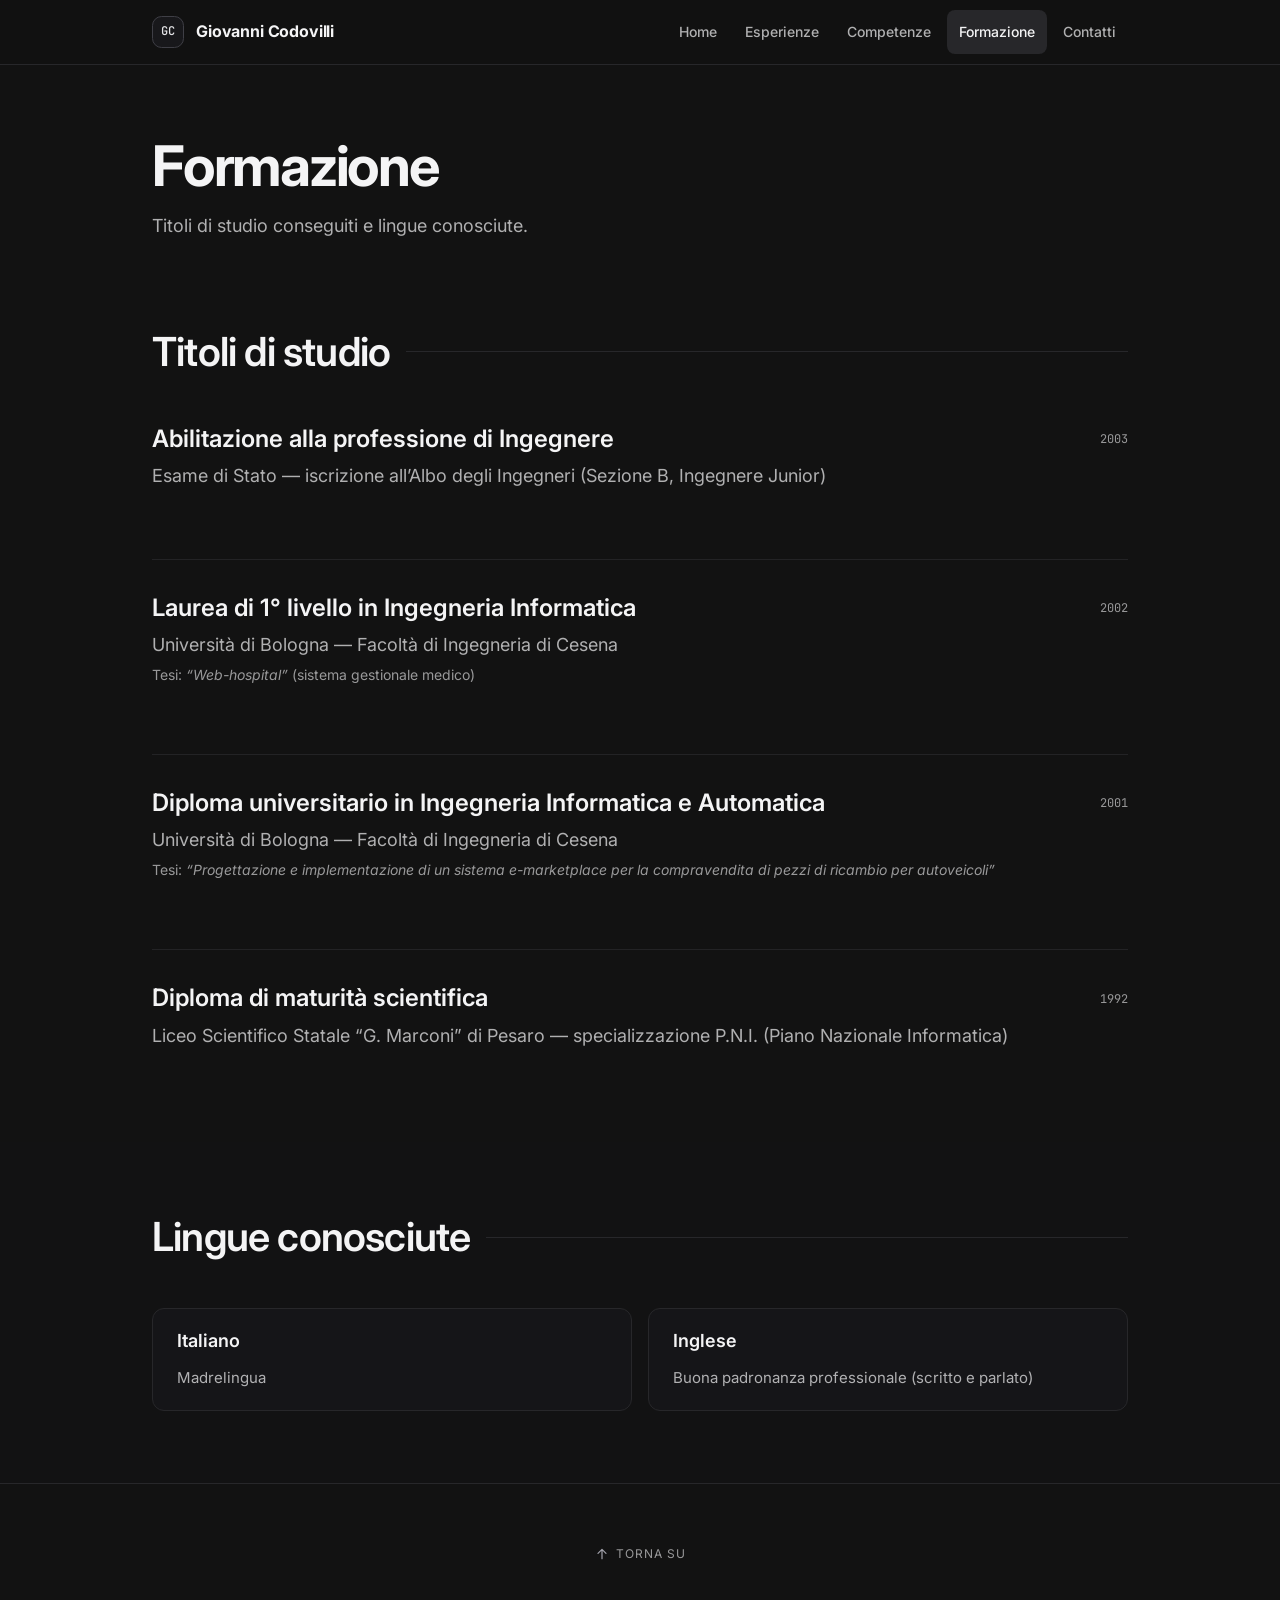
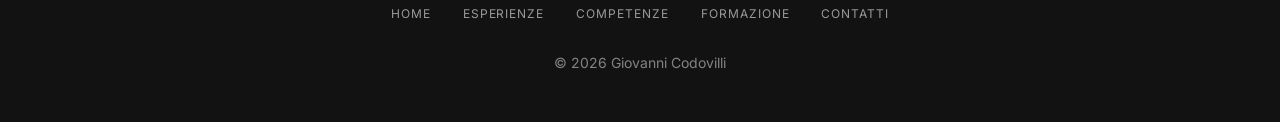
<file: formazione.html>
<!doctype html>
<html lang="it">
<head>
    <meta charset="utf-8">
    <meta name="viewport" content="width=device-width, initial-scale=1">
    <meta name="robots" content="noindex, nofollow">
    <title>Formazione — Giovanni Codovilli</title>
    <meta name="description" content="Titoli di studio e lingue di Giovanni Codovilli: laurea in Ingegneria Informatica, abilitazione all’esercizio della professione di Ingegnere.">
    <meta name="theme-color" content="#121212">
    <link rel="icon" href="img/favicon.svg" type="image/svg+xml">
    <link rel="preconnect" href="https://fonts.googleapis.com">
    <link rel="preconnect" href="https://fonts.gstatic.com" crossorigin>
    <link rel="stylesheet" href="https://fonts.googleapis.com/css2?family=Inter:wght@400;500;600;700&amp;family=JetBrains+Mono:wght@400;500&amp;display=swap">
    <link rel="stylesheet" href="css/style.css">
    <script src="js/main.js" defer></script>
</head>
<body id="top">
<a class="skip-link" href="#contenuto">Vai al contenuto</a>

<header class="site-header">
    <div class="container">
        <a class="brand" href="index.html"><span class="brand-mark" aria-hidden="true">GC</span>Giovanni Codovilli</a>
        <nav class="site-nav" aria-label="Navigazione principale">
            <ul>
                <li><a href="index.html">Home</a></li>
                <li><a href="esperienze.html">Esperienze</a></li>
                <li><a href="competenze.html">Competenze</a></li>
                <li><a href="formazione.html" aria-current="page">Formazione</a></li>
                <li><a href="contatti.html">Contatti</a></li>
            </ul>
        </nav>
    </div>
</header>

<main id="contenuto">
    <div class="page-intro">
        <div class="container">
            <h1>Formazione</h1>
            <p>Titoli di studio conseguiti e lingue conosciute.</p>
        </div>
    </div>

    <section class="section" aria-labelledby="titoli">
        <div class="container">
            <div class="section-title"><h2 id="titoli">Titoli di studio</h2></div>
            <div class="entries">
            <article class="entry">
                <div class="entry-head">
                    <div>
                        <h3>Abilitazione alla professione di Ingegnere</h3>
                        <p class="entry-org">Esame di Stato — iscrizione all’Albo degli Ingegneri (Sezione B, Ingegnere Junior)</p>
                    </div>
                    <p class="date">2003</p>
                </div>
            </article>
            <article class="entry">
                <div class="entry-head">
                    <div>
                        <h3>Laurea di 1° livello in Ingegneria Informatica</h3>
                        <p class="entry-org">Università di Bologna — Facoltà di Ingegneria di Cesena</p>
                        <p class="entry-note">Tesi: <em>“Web-hospital”</em> (sistema gestionale medico)</p>
                    </div>
                    <p class="date">2002</p>
                </div>
            </article>
            <article class="entry">
                <div class="entry-head">
                    <div>
                        <h3>Diploma universitario in Ingegneria Informatica e Automatica</h3>
                        <p class="entry-org">Università di Bologna — Facoltà di Ingegneria di Cesena</p>
                        <p class="entry-note">Tesi: <em>“Progettazione e implementazione di un sistema e-marketplace per la compravendita di pezzi di ricambio per autoveicoli”</em></p>
                    </div>
                    <p class="date">2001</p>
                </div>
            </article>
            <article class="entry">
                <div class="entry-head">
                    <div>
                        <h3>Diploma di maturità scientifica</h3>
                        <p class="entry-org">Liceo Scientifico Statale “G. Marconi” di Pesaro — specializzazione P.N.I. (Piano Nazionale Informatica)</p>
                    </div>
                    <p class="date">1992</p>
                </div>
            </article>
            </div>
        </div>
    </section>
    <section class="section section--alt" aria-labelledby="lingue">
        <div class="container">
            <div class="section-title"><h2 id="lingue">Lingue conosciute</h2></div>
            <div class="cards cards--2">
                <article class="card">
                    <h3>Italiano</h3>
                    <p>Madrelingua</p>
                </article>
                <article class="card">
                    <h3>Inglese</h3>
                    <p>Buona padronanza professionale (scritto e parlato)</p>
                </article>
            </div>
        </div>
    </section>
</main>

<footer class="site-footer">
    <div class="container">
        <a class="back-to-top" href="#top">
            <svg class="icon" viewBox="0 0 24 24" fill="none" stroke="currentColor" stroke-width="1.8" stroke-linecap="round" stroke-linejoin="round" aria-hidden="true"><path d="M12 19V5M6 11l6-6 6 6"/></svg>
            Torna su
        </a>
        <nav class="footer-nav" aria-label="Navigazione nel piè di pagina">
            <ul>
                <li><a href="index.html">Home</a></li>
                <li><a href="esperienze.html">Esperienze</a></li>
                <li><a href="competenze.html">Competenze</a></li>
                <li><a href="formazione.html">Formazione</a></li>
                <li><a href="contatti.html">Contatti</a></li>
            </ul>
        </nav>
        <p class="copyright">© 2026 Giovanni Codovilli</p>
    </div>
</footer>
</body>
</html>
</file>
<file: css/style.css>
/* Mini sito CV — Giovanni Codovilli
   Tema scuro "charcoal" ispirato a javier.self.cv, scritto da zero.
   Tutti i percorsi del sito sono relativi: si può caricare così com'è su https://codonet.altervista.org */

:root {
    --bg: #121212;
    --surface: #18181b;
    --text: #f4f4f5;
    --text-80: rgb(244 244 245 / .8);
    --text-70: rgb(244 244 245 / .7);
    --text-60: rgb(244 244 245 / .6);
    --text-50: rgb(244 244 245 / .5);
    --border: #27272a;
    --accent: #e4e4e7;
    --accent-dark: #a1a1aa;
    --accent-darker: #09090b;
    --muted: #27272a;
    --muted-alt: #3f3f46;
    --font-body: "Inter", system-ui, -apple-system, "Segoe UI", Roboto, sans-serif;
    --font-mono: "JetBrains Mono", ui-monospace, SFMono-Regular, Menlo, Consolas, monospace;
    --container: 64rem;
    --header-h: 4rem;
}

*,
*::before,
*::after {
    box-sizing: border-box;
}

html {
    scroll-behavior: smooth;
    scroll-padding-top: calc(var(--header-h) + 1rem);
    -webkit-text-size-adjust: 100%;
}

body {
    margin: 0;
    background: var(--bg);
    color: var(--text);
    font-family: var(--font-body);
    font-size: 1rem;
    line-height: 1.6;
    -webkit-font-smoothing: antialiased;
}

img,
svg {
    display: block;
    max-width: 100%;
}

a {
    color: inherit;
}

:focus-visible {
    outline: 2px solid var(--accent);
    outline-offset: 3px;
    border-radius: 4px;
}

.visually-hidden {
    position: absolute !important;
    width: 1px;
    height: 1px;
    padding: 0;
    margin: -1px;
    overflow: hidden;
    clip: rect(0 0 0 0);
    white-space: nowrap;
    border: 0;
}

.skip-link {
    position: absolute;
    left: 1rem;
    top: -10rem;
    z-index: 100;
    padding: .75rem 1rem;
    border-radius: .5rem;
    background: var(--text);
    color: var(--bg);
    font-weight: 600;
    text-decoration: none;
}

.skip-link:focus {
    top: 1rem;
}

.container {
    width: 100%;
    max-width: var(--container);
    margin: 0 auto;
    padding: 0 1.5rem;
}

/* ===== Header e navigazione ===== */
.site-header {
    position: sticky;
    top: 0;
    z-index: 50;
    border-bottom: 1px solid var(--border);
    background: rgb(18 18 18 / .82);
    -webkit-backdrop-filter: blur(12px);
    backdrop-filter: blur(12px);
}

.site-header .container {
    display: flex;
    align-items: center;
    justify-content: space-between;
    gap: 1rem;
    min-height: var(--header-h);
}

.brand {
    display: inline-flex;
    align-items: center;
    gap: .75rem;
    min-height: 2.75rem;
    font-weight: 700;
    letter-spacing: -.01em;
    text-decoration: none;
    white-space: nowrap;
}

.brand-mark {
    display: grid;
    place-items: center;
    width: 2rem;
    height: 2rem;
    border: 1px solid var(--muted-alt);
    border-radius: .6rem;
    background: var(--surface);
    font-family: var(--font-mono);
    font-size: .75rem;
    font-weight: 500;
    color: var(--accent);
}

.site-nav ul {
    display: flex;
    gap: .25rem;
    margin: 0;
    padding: 0;
    list-style: none;
}

.site-nav a {
    display: inline-flex;
    align-items: center;
    min-height: 2.75rem;
    padding: 0 .75rem;
    border-radius: .5rem;
    color: var(--text-70);
    font-size: .875rem;
    font-weight: 500;
    text-decoration: none;
    transition: color .2s ease, background-color .2s ease;
}

.site-nav a:hover {
    color: var(--text);
    background: rgb(63 63 70 / .35);
}

.site-nav a[aria-current="page"] {
    color: var(--text);
    background: var(--muted);
}

/* ===== Hero ===== */
.hero {
    position: relative;
    overflow: hidden;
    padding: 5rem 0 4rem;
}

.hero::before,
.hero::after {
    content: "";
    position: absolute;
    pointer-events: none;
}

.hero::before {
    inset: 0;
    background: radial-gradient(circle at top right, rgb(244 244 245 / .08), transparent 46%);
}

.hero::after {
    left: -5rem;
    bottom: -7rem;
    width: 20rem;
    height: 20rem;
    border-radius: 50%;
    background: rgb(63 63 70 / .22);
    filter: blur(88px);
}

.hero .container {
    position: relative;
    z-index: 1;
    display: grid;
    gap: 2.5rem;
}

.hero-name {
    margin: 0;
    font-size: clamp(2.6rem, 8vw, 4.5rem);
    font-weight: 700;
    line-height: 1.02;
    letter-spacing: -.04em;
}

.hero-headline {
    margin: 1rem 0 0;
    max-width: 48rem;
    color: var(--text-80);
    font-size: clamp(1.15rem, 2.6vw, 1.5rem);
    font-weight: 500;
    line-height: 1.4;
}

.hero-summary {
    margin: 0;
    max-width: 48rem;
    color: var(--text-70);
    font-size: 1.125rem;
    line-height: 1.8;
}

.hero-meta {
    display: flex;
    flex-wrap: wrap;
    gap: .5rem 1.5rem;
    margin: 0;
    padding: 0;
    list-style: none;
    color: var(--text-70);
    font-size: .875rem;
}

.hero-meta li,
.hero-meta a {
    display: inline-flex;
    align-items: center;
    gap: .5rem;
    min-height: 2.75rem;
    text-decoration: none;
    transition: color .2s ease;
}

.hero-meta a:hover {
    color: var(--text);
    text-decoration: underline;
    text-underline-offset: 4px;
}

.icon {
    flex-shrink: 0;
    width: 1rem;
    height: 1rem;
    color: var(--accent-dark);
}

.hero-photo {
    width: 100%;
    max-width: 280px;
    margin: 0 auto;
}

.photo-shell {
    overflow: hidden;
    border: 1px solid var(--border);
    border-radius: 2.2rem;
    background: var(--surface);
    transition: box-shadow .3s ease;
}

.photo-shell:hover {
    box-shadow: 0 0 36px 8px rgb(228 228 231 / .2);
}

.photo-shell img {
    width: 100%;
    height: auto;
    aspect-ratio: 1 / 1;
    object-fit: cover;
}

/* foto sotto il titolo su mobile/tablet, a destra su desktop */
.hero-photo--desktop {
    display: none;
}

@media (min-width: 64rem) {
    .hero-photo--mobile {
        display: none;
    }

    .hero-photo--desktop {
        display: block;
    }

    .hero {
        padding: 7rem 0 6rem;
    }

    .hero .container {
        grid-template-columns: minmax(0, 1fr) 320px;
        align-items: start;
    }

    .hero-photo {
        max-width: none;
        margin: 0;
    }
}

/* ===== Pulsanti ===== */
.buttons {
    display: flex;
    flex-wrap: wrap;
    gap: .75rem;
}

.button {
    display: inline-flex;
    align-items: center;
    justify-content: center;
    gap: .625rem;
    min-height: 2.75rem;
    padding: .75rem 1.25rem;
    border: 1px solid;
    border-radius: .5rem;
    font-size: .875rem;
    font-weight: 500;
    text-decoration: none;
    transition: background-color .3s ease, border-color .3s ease, color .3s ease, box-shadow .3s ease;
}

.button--primary {
    color: rgb(244 244 245 / .95);
    background-color: #202023;
    background-image: linear-gradient(180deg, rgb(244 244 245 / .04), transparent);
    border-color: rgb(244 244 245 / .2);
    box-shadow: inset 0 1px rgb(244 244 245 / .05), 0 4px 12px rgb(9 9 11 / .25);
}

.button--primary:hover {
    background-color: #2e2e33;
    border-color: rgb(244 244 245 / .32);
    box-shadow: inset 0 1px rgb(244 244 245 / .07), 0 6px 18px rgb(9 9 11 / .35);
}

.button--secondary {
    color: var(--text-80);
    background-color: rgb(24 24 27 / .6);
    border-color: rgb(244 244 245 / .12);
}

.button--secondary:hover {
    color: var(--text);
    background-color: var(--muted);
    border-color: rgb(244 244 245 / .3);
}

.button .icon {
    color: currentColor;
}

/* ===== Sezioni ===== */
.section {
    padding: 4.5rem 0;
}

.section--alt {
    background: rgb(24 24 27 / .2);
}

.page-intro {
    padding: 4.5rem 0 1rem;
}

.page-intro h1 {
    margin: 0;
    font-size: clamp(2.2rem, 6vw, 3.5rem);
    font-weight: 700;
    line-height: 1.05;
    letter-spacing: -.04em;
}

.page-intro p {
    margin: 1rem 0 0;
    max-width: 44rem;
    color: var(--text-70);
    font-size: 1.125rem;
}

.section-title {
    display: flex;
    align-items: center;
    gap: 1rem;
    margin: 0 0 3rem;
}

.section-title h2 {
    margin: 0;
    font-size: clamp(1.75rem, 4vw, 2.5rem);
    font-weight: 600;
    line-height: 1.15;
    letter-spacing: -.02em;
}

.section-title::after {
    content: "";
    flex: 1;
    height: 1px;
    background: var(--border);
}

.lead {
    margin: 0;
    max-width: 48rem;
    color: var(--text-80);
    font-size: 1.0625rem;
    line-height: 1.8;
}

.lead + .lead {
    margin-top: 1.25rem;
}

/* ===== Voci (esperienze, formazione) ===== */
.entries {
    display: grid;
    gap: 3rem;
}

.entry {
    border-top: 1px solid rgb(39 39 42 / .8);
    padding-top: 2rem;
    transition: border-color .3s ease;
}

.entries > .entry:first-child {
    border-top: 0;
    padding-top: 0;
}

.entry:hover,
.entry:focus-within {
    border-color: rgb(244 244 245 / .25);
}

.entry h3 {
    margin: 0;
    font-size: 1.5rem;
    font-weight: 600;
    line-height: 1.3;
    transition: text-shadow .25s ease;
}

.entry:hover h3 {
    text-shadow: 0 0 .5rem rgb(244 244 245 / .48), 0 0 1.2rem rgb(228 228 231 / .36);
}

.entry-head {
    display: flex;
    flex-direction: column;
    gap: .75rem;
    margin-bottom: 1.25rem;
}

.entry-org {
    margin: .5rem 0 0;
    color: var(--text-70);
    font-size: 1.125rem;
}

.entry-note {
    margin: .25rem 0 0;
    color: var(--text-60);
    font-size: .875rem;
}

.date {
    flex-shrink: 0;
    margin: 0;
    color: var(--text-60);
    font-family: var(--font-mono);
    font-size: .75rem;
    line-height: 1.6;
    white-space: nowrap;
}

@media (min-width: 48rem) {
    .entry-head {
        flex-direction: row;
        align-items: flex-start;
        justify-content: space-between;
    }

    .entry-head .date {
        padding-top: .45rem;
    }
}

.list {
    margin: 0;
    padding-left: 1.25rem;
    color: var(--text-70);
}

.list li + li {
    margin-top: .6rem;
}

.list strong {
    color: var(--text);
    font-weight: 600;
}

.subhead {
    margin: 2rem 0 1rem;
    color: var(--text-60);
    font-size: .75rem;
    font-weight: 600;
    letter-spacing: .08em;
    text-transform: uppercase;
}

/* ===== Card e tag ===== */
.cards {
    display: grid;
    gap: 1rem;
}

@media (min-width: 48rem) {
    .cards--2 {
        grid-template-columns: repeat(2, minmax(0, 1fr));
    }

    .cards--3 {
        grid-template-columns: repeat(3, minmax(0, 1fr));
    }
}

.card {
    min-width: 0;
    padding: 1.25rem 1.5rem;
    border: 1px solid var(--border);
    border-radius: .75rem;
    background: rgb(24 24 27 / .6);
    overflow-wrap: anywhere;
    transition: border-color .3s ease, background-color .3s ease;
}

.card:hover,
.card:focus-within {
    background: rgb(63 63 70 / .52);
    border-color: rgb(63 63 70 / .9);
}

.card h3 {
    margin: 0;
    font-size: 1.125rem;
    font-weight: 600;
    line-height: 1.35;
}

.card-title {
    margin: 0;
    font-size: 1.125rem;
    font-weight: 600;
    line-height: 1.35;
}

/* card raggiunta da un link con #ancora (es. dalla home) */
.card:target {
    border-color: rgb(244 244 245 / .35);
    box-shadow: 0 0 0 1px rgb(244 244 245 / .2);
}

.card .date {
    margin-top: .35rem;
}

.card p {
    margin: .75rem 0 0;
    color: var(--text-70);
    font-size: .9375rem;
}

.card .card-link {
    display: inline-flex;
    align-items: center;
    gap: .4rem;
    min-height: 2.75rem;
    margin-top: .25rem;
    color: var(--text-70);
    font-size: .875rem;
    font-weight: 500;
    text-underline-offset: 4px;
}

.card .card-link:hover {
    color: var(--text);
}

.tags {
    display: flex;
    flex-wrap: wrap;
    gap: .5rem;
    margin: 1rem 0 0;
    padding: 0;
    list-style: none;
}

.tag {
    display: inline-flex;
    max-width: 100%;
    padding: .375rem .75rem;
    border: 1px solid var(--border);
    border-radius: .5rem;
    background: rgb(24 24 27 / .6);
    color: var(--text-70);
    font-size: .75rem;
    font-weight: 500;
    line-height: 1.6;
    overflow-wrap: anywhere;
    transition: background-color .2s ease, border-color .2s ease, color .2s ease;
}

.tag:hover {
    background: rgb(63 63 70 / .5);
    border-color: rgb(244 244 245 / .25);
    color: var(--text);
}

.label {
    margin: 0 0 1rem;
    color: var(--text-60);
    font-size: .75rem;
    font-weight: 600;
    letter-spacing: .08em;
    text-transform: uppercase;
}

/* ===== Elenchi di dati (contatti) ===== */
.facts {
    display: grid;
    gap: 0;
    margin: 0;
}

.facts div {
    display: grid;
    gap: .25rem;
    padding: 1rem 0;
    border-top: 1px solid rgb(39 39 42 / .8);
}

.facts div:first-child {
    border-top: 0;
}

.facts dt {
    color: var(--text-60);
    font-size: .75rem;
    font-weight: 600;
    letter-spacing: .08em;
    text-transform: uppercase;
}

.facts dd {
    margin: 0;
    color: var(--text);
    overflow-wrap: anywhere;
}

.facts a {
    text-underline-offset: 4px;
}

@media (min-width: 48rem) {
    .facts div {
        grid-template-columns: 14rem minmax(0, 1fr);
        align-items: baseline;
    }
}

.small-print {
    max-width: 48rem;
    color: var(--text-60);
    font-size: .875rem;
    line-height: 1.7;
}

/* ===== Footer ===== */
.site-footer {
    border-top: 1px solid var(--border);
    padding: 3rem 0;
    text-align: center;
}

.site-footer .container {
    display: grid;
    justify-items: center;
    gap: 1rem;
}

.footer-nav ul {
    display: flex;
    flex-wrap: wrap;
    justify-content: center;
    gap: .25rem 1rem;
    margin: 0;
    padding: 0;
    list-style: none;
}

.footer-nav a,
.back-to-top {
    display: inline-flex;
    align-items: center;
    gap: .4rem;
    min-height: 2.75rem;
    padding: 0 .5rem;
    color: var(--text-60);
    font-size: .75rem;
    letter-spacing: .08em;
    text-decoration: none;
    text-transform: uppercase;
    transition: color .3s ease, text-shadow .3s ease;
}

.footer-nav a:hover,
.back-to-top:hover {
    color: var(--text);
    text-shadow: 0 0 .45rem rgb(244 244 245 / .16), 0 0 1.2rem rgb(228 228 231 / .18);
}

.copyright {
    margin: 0;
    color: var(--text-50);
    font-size: .875rem;
}

/* ===== Mobile ===== */
@media (max-width: 47.99rem) {
    .site-header .container {
        flex-wrap: wrap;
        gap: 0;
        padding-top: .25rem;
    }

    .site-nav {
        width: calc(100% + 3rem);
        margin: 0 -1.5rem;
        padding: 0 0 .25rem;
        overflow-x: auto;
        scrollbar-width: none;
        -webkit-mask-image: linear-gradient(
            to right,
            transparent 0,
            #000 3rem,
            #000 calc(100% - 3rem),
            transparent 100%
        );
        mask-image: linear-gradient(
            to right,
            transparent 0,
            #000 3rem,
            #000 calc(100% - 3rem),
            transparent 100%
        );
    }

    .site-nav::-webkit-scrollbar {
        display: none;
    }

    .site-nav ul::before,
    .site-nav ul::after {
        content: "";
        flex: 0 0 3rem;
    }

    .site-nav a {
        padding: 0 .6rem;
        white-space: nowrap;
    }

    html {
        scroll-padding-top: 7rem;
    }
}

/* ===== Utility (in fondo, così prevalgono sui margini dei componenti) ===== */
.mt-6 { margin-top: 1.5rem; }
.mt-8 { margin-top: 2rem; }
.mt-10 { margin-top: 2.5rem; }

@media (prefers-reduced-motion: reduce) {
    html {
        scroll-behavior: auto;
    }

    *,
    *::before,
    *::after {
        transition: none !important;
    }
}

@media print {
    .site-header,
    .site-footer,
    .skip-link,
    .buttons {
        display: none;
    }

    body {
        background: #fff;
        color: #000;
    }
}
</file>
